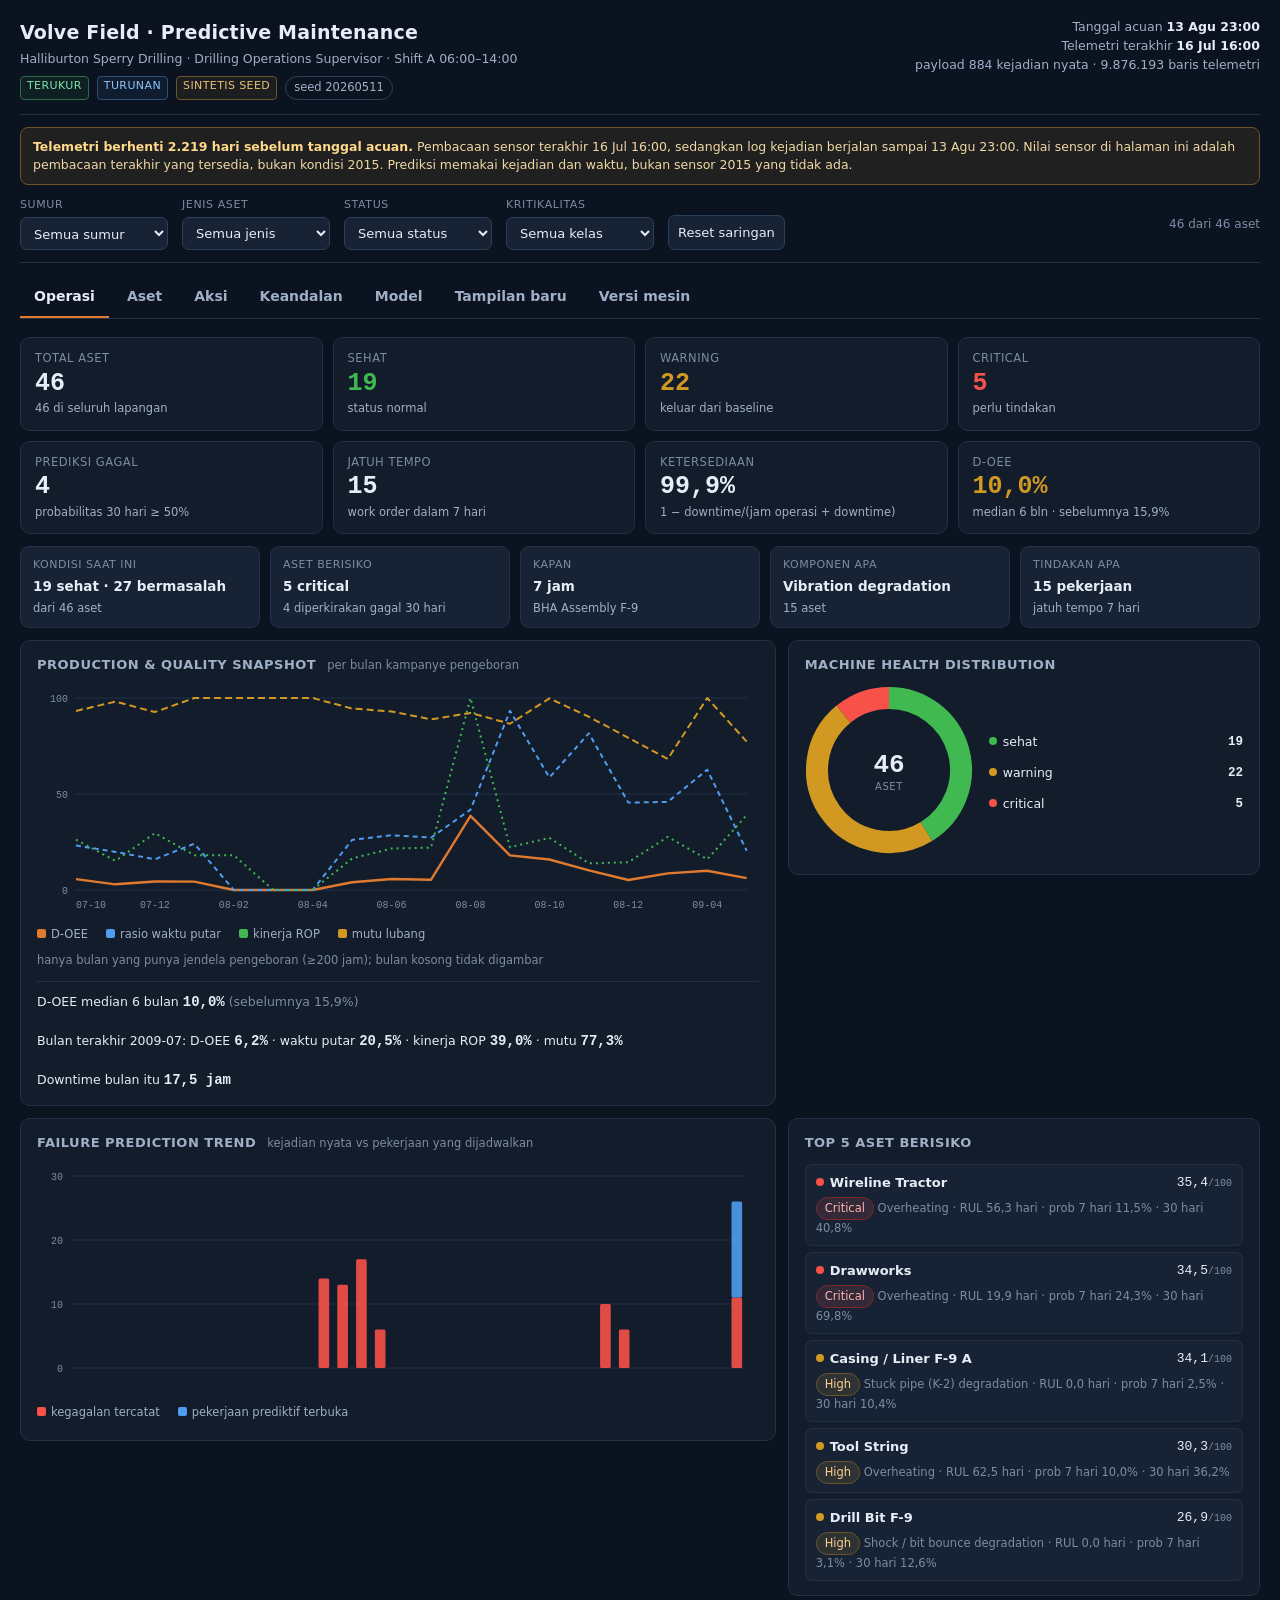
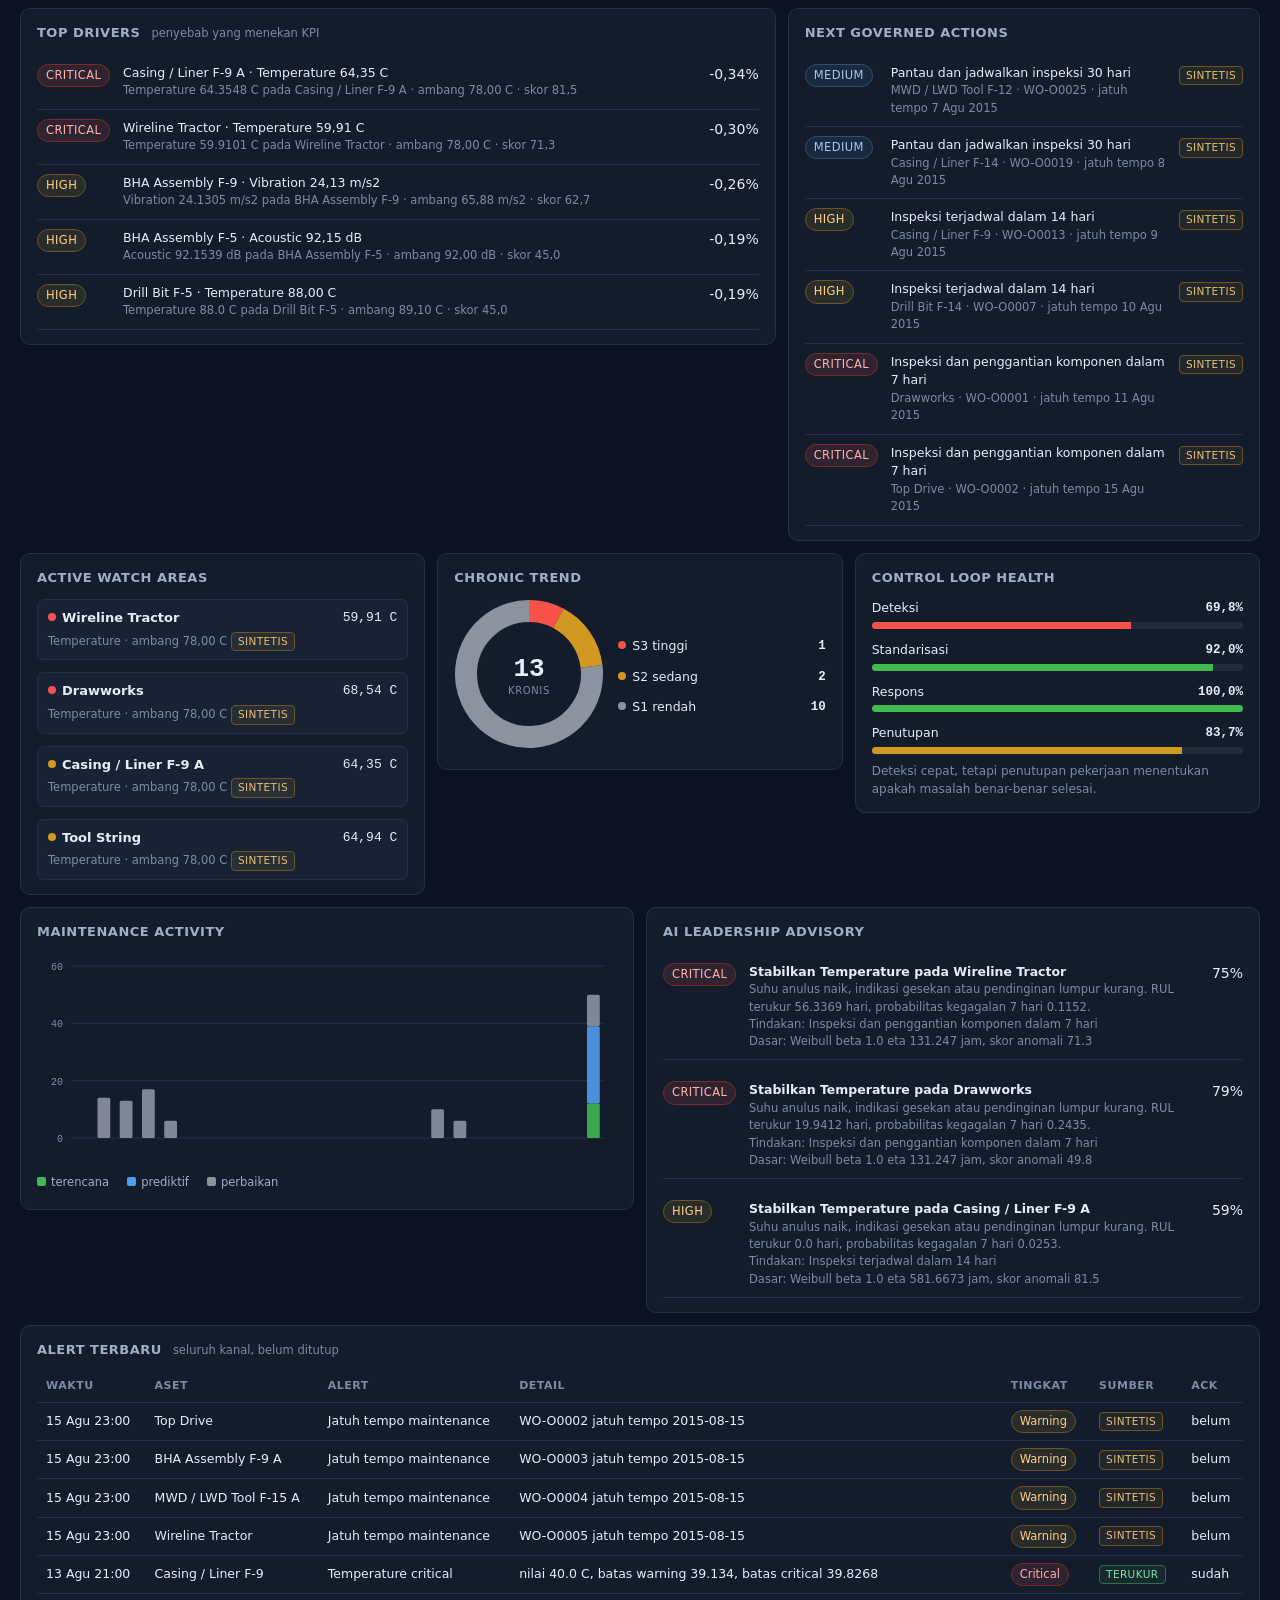
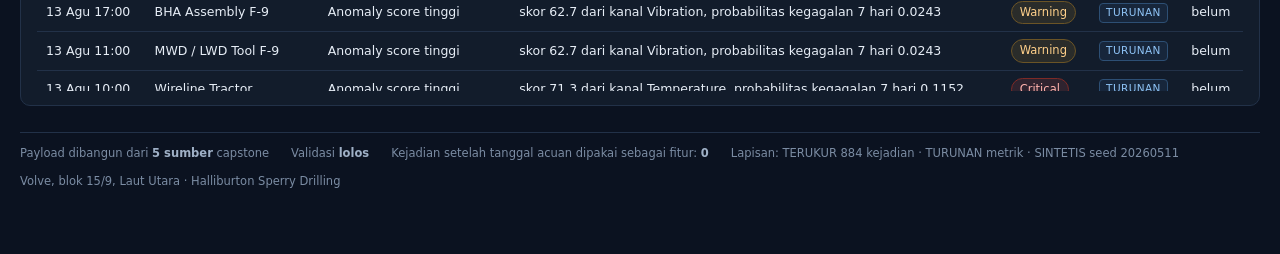
<file: index.html>
<!DOCTYPE html>
<html lang="id">
<head>
<meta charset="utf-8">
<meta name="viewport" content="width=device-width, initial-scale=1">
<title>Volve Field · Predictive Maintenance · Sperry Drilling</title>
<link rel="stylesheet" href="css/plant.css">
</head>
<body>
<div class="wrap">

  <header class="top">
    <div>
      <h1>Volve Field · Predictive Maintenance</h1>
      <div class="sub">Halliburton Sperry Drilling · Drilling Operations Supervisor · Shift A 06:00–14:00</div>
      <div class="layer-legend">
        <span class="src" data-s="TERUKUR">terukur</span>
        <span class="src" data-s="TURUNAN">turunan</span>
        <span class="src" data-s="SINTETIS">sintetis seed</span>
        <span class="chip grey" id="seed-chip">seed</span>
      </div>
    </div>
    <div class="top-right">
      <div>Tanggal acuan <b id="as-of">–</b></div>
      <div>Telemetri terakhir <b id="tel-last">–</b></div>
      <div id="built">–</div>
    </div>
  </header>

  <div id="stale" class="banner" hidden></div>

  <section class="filters" aria-label="Saringan data">
    <div class="field">
      <label for="f-well">Sumur</label>
      <select id="f-well"><option value="">Semua sumur</option></select>
    </div>
    <div class="field">
      <label for="f-type">Jenis aset</label>
      <select id="f-type"><option value="">Semua jenis</option></select>
    </div>
    <div class="field">
      <label for="f-status">Status</label>
      <select id="f-status">
        <option value="">Semua status</option>
        <option value="healthy">Healthy</option>
        <option value="warning">Warning</option>
        <option value="critical">Critical</option>
      </select>
    </div>
    <div class="field">
      <label for="f-crit">Kritikalitas</label>
      <select id="f-crit">
        <option value="">Semua kelas</option>
        <option value="A">A</option>
        <option value="B">B</option>
        <option value="C">C</option>
      </select>
    </div>
    <button id="f-reset" type="button">Reset saringan</button>
    <div class="filter-note" id="filter-count">–</div>
  </section>

  <nav class="tabs" role="tablist" aria-label="Halaman dashboard">
    <button class="tab" role="tab" id="tab-operasi" aria-controls="p-operasi" aria-selected="true">Operasi</button>
    <button class="tab" role="tab" id="tab-aset" aria-controls="p-aset" aria-selected="false">Aset</button>
    <button class="tab" role="tab" id="tab-aksi" aria-controls="p-aksi" aria-selected="false">Aksi</button>
    <button class="tab" role="tab" id="tab-keandalan" aria-controls="p-keandalan" aria-selected="false">Keandalan</button>
    <button class="tab" role="tab" id="tab-model" aria-controls="p-model" aria-selected="false">Model</button>
    <a class="tab" href="sperry.html" style="text-decoration:none" title="Versi kulit baru mengikuti DESIGN.md">Tampilan baru</a>
    <a class="tab" href="legacy_engines.html" style="text-decoration:none" title="Dashboard mesin versi lama">Versi mesin</a>
  </nav>

  <!-- ============ OPERASI ============ -->
  <section class="tabpanel" id="p-operasi" role="tabpanel" aria-labelledby="tab-operasi">
    <div class="kpis" id="kpis"></div>
    <div class="qstrip mt" id="qstrip"></div>

    <div class="grid g2 mt">
      <div class="card">
        <h2>Production &amp; Quality Snapshot <span class="hint">per bulan kampanye pengeboran</span></h2>
        <div class="chart" id="ch-oee"></div>
        <div class="legend">
          <span><i style="background:var(--accent)"></i>D-OEE</span>
          <span><i style="background:var(--series-2)"></i>rasio waktu putar</span>
          <span><i style="background:var(--ok)"></i>kinerja ROP</span>
          <span><i style="background:var(--warn)"></i>mutu lubang</span>
          <span style="color:var(--dim)">hanya bulan yang punya jendela pengeboran (≥200 jam); bulan kosong tidak digambar</span>
        </div>
        <div class="card-foot" id="oee-foot"></div>
      </div>
      <div class="card">
        <h2>Machine Health Distribution</h2>
        <div style="display:flex;gap:16px;align-items:center;flex-wrap:wrap">
          <div id="ch-health"></div>
          <div class="stack" style="flex:1;min-width:130px" id="health-list"></div>
        </div>
      </div>
    </div>

    <div class="grid g2 mt">
      <div class="card">
        <h2>Failure Prediction Trend <span class="hint">kejadian nyata vs pekerjaan yang dijadwalkan</span></h2>
        <div class="chart" id="ch-fail"></div>
        <div class="legend">
          <span><i style="background:var(--bad)"></i>kegagalan tercatat</span>
          <span><i style="background:var(--series-2)"></i>pekerjaan prediktif terbuka</span>
        </div>
      </div>
      <div class="card">
        <h2>Top 5 Aset Berisiko</h2>
        <div class="list" id="top5"></div>
      </div>
    </div>

    <div class="grid g2 mt">
      <div class="card">
        <h2>Top Drivers <span class="hint">penyebab yang menekan KPI</span></h2>
        <div id="drivers"></div>
      </div>
      <div class="card">
        <h2>Next Governed Actions</h2>
        <div id="governed"></div>
      </div>
    </div>

    <div class="grid g3 mt">
      <div class="card">
        <h2>Active Watch Areas</h2>
        <div class="stack" id="watch"></div>
      </div>
      <div class="card">
        <h2>Chronic Trend</h2>
        <div style="display:flex;gap:14px;align-items:center;flex-wrap:wrap">
          <div id="ch-chronic"></div>
          <div class="stack" style="flex:1;min-width:110px" id="chronic-legend"></div>
        </div>
      </div>
      <div class="card">
        <h2>Control Loop Health</h2>
        <div class="stack" id="control"></div>
        <p class="note">Deteksi cepat, tetapi penutupan pekerjaan menentukan apakah masalah benar-benar selesai.</p>
      </div>
    </div>

    <div class="grid g2e mt">
      <div class="card">
        <h2>Maintenance Activity</h2>
        <div class="chart" id="ch-activity"></div>
        <div class="legend">
          <span><i style="background:var(--ok)"></i>terencana</span>
          <span><i style="background:var(--series-2)"></i>prediktif</span>
          <span><i style="background:var(--info)"></i>perbaikan</span>
        </div>
      </div>
      <div class="card">
        <h2>AI Leadership Advisory</h2>
        <div class="stack" id="advisory"></div>
      </div>
    </div>

    <div class="card mt">
      <h2>Alert Terbaru <span class="hint">seluruh kanal, belum ditutup</span></h2>
      <div class="tbl-wrap" style="max-height:320px;overflow-y:auto"><table id="alert-tbl"></table></div>
    </div>
  </section>

  <!-- ============ ASET ============ -->
  <section class="tabpanel" id="p-aset" role="tabpanel" aria-labelledby="tab-aset" hidden>
    <div class="grid g2">
      <div class="card">
        <h2>Daftar Aset <span class="hint" id="aset-count"></span></h2>
        <div class="list" id="aset-list" style="max-height:640px"></div>
      </div>
      <div class="stack" id="aset-detail"></div>
    </div>

    <div class="card mt">
      <h2>Registri Aset <span class="hint">seluruh aset yang lolos saringan</span></h2>
      <div class="tbl-wrap"><table id="registry"></table></div>
    </div>

    <div class="grid g2e mt">
      <div class="card">
        <h2>Anomaly Heatmap <span class="hint">24 jam terakhir per aset</span></h2>
        <div class="chart" id="ch-heat"></div>
        <p class="note">Warna gelap berarti simpangan kecil terhadap baseline; merah berarti kanal keluar dari zona normal.</p>
      </div>
      <div class="card">
        <h2>Failure Mode <span class="hint">prediksi vs kejadian nyata</span></h2>
        <div id="fm-pred"></div>
        <div class="mt" id="fm-real"></div>
      </div>
    </div>
  </section>

  <!-- ============ AKSI ============ -->
  <section class="tabpanel" id="p-aksi" role="tabpanel" aria-labelledby="tab-aksi" hidden>
    <div class="kpis" id="aksi-kpis"></div>

    <div class="grid g2 mt">
      <div class="card">
        <h2>Work Order <span class="hint">terbuka dan selesai · geser ke samping untuk kolom lain</span></h2>
        <div class="tbl-wrap" style="max-height:520px;overflow:auto"><table id="wo-tbl"></table></div>
      </div>
      <div class="stack">
        <div class="card">
          <h2>Rekomendasi Tindakan</h2>
          <div class="stack" id="rekom"></div>
        </div>
        <div class="card">
          <h2>Kebutuhan Suku Cadang</h2>
          <div class="tbl-wrap"><table id="spare-tbl"></table></div>
        </div>
        <div class="card">
          <h2>Biaya per Aset <span class="hint">work order + downtime</span></h2>
          <div class="tbl-wrap" style="max-height:300px;overflow-y:auto"><table id="costasset-tbl"></table></div>
        </div>
      </div>
    </div>

    <div class="grid g2e mt">
      <div class="card">
        <h2>Riwayat Maintenance <span class="hint">terbaru lebih dulu</span></h2>
        <div class="tbl-wrap" style="max-height:420px;overflow-y:auto"><table id="hist-tbl"></table></div>
      </div>
      <div class="card">
        <h2>Biaya Maintenance <span class="hint">per bulan</span></h2>
        <div class="chart" id="ch-cost"></div>
        <div class="legend">
          <span><i style="background:var(--series-2)"></i>biaya work order</span>
          <span><i style="background:var(--bad)"></i>biaya downtime</span>
        </div>
        <div class="card-foot" id="cost-foot"></div>
      </div>
    </div>
  </section>

  <!-- ============ KEANDALAN ============ -->
  <section class="tabpanel" id="p-keandalan" role="tabpanel" aria-labelledby="tab-keandalan" hidden>
    <div class="kpis" id="rel-kpis"></div>

    <div class="grid g2e mt">
      <div class="card">
        <h2>Keandalan per Komponen</h2>
        <div class="tbl-wrap"><table id="rel-tbl"></table></div>
        <p class="note">MTBF dihitung dari jam operasi tercatat dibagi jumlah kegagalan komponen itu.</p>
      </div>
      <div class="card">
        <h2>Diagnosis <span class="hint">gejala, sebab, dan tindakan</span></h2>
        <div class="tbl-wrap" style="max-height:460px;overflow-y:auto"><table id="diag-tbl"></table></div>
      </div>
    </div>

    <div class="grid g2e mt">
      <div class="card">
        <h2>Chronic <span class="hint">≥3 kegagalan pada sumur dan komponen yang sama</span></h2>
        <div class="tbl-wrap"><table id="chronic-tbl"></table></div>
      </div>
      <div class="card">
        <h2>Penyimpangan SPC <span class="hint">aturan Western Electric 1</span></h2>
        <div class="tbl-wrap" style="max-height:360px;overflow-y:auto"><table id="spc-tbl"></table></div>
      </div>
    </div>

    <div class="card mt">
      <h2>Riwayat Kegagalan <span class="hint">kejadian nyata dari log operasi</span></h2>
      <div class="tbl-wrap" style="max-height:420px;overflow-y:auto"><table id="event-tbl"></table></div>
    </div>
  </section>

  <!-- ============ MODEL ============ -->
  <section class="tabpanel" id="p-model" role="tabpanel" aria-labelledby="tab-model" hidden>
    <div class="card">
      <h2>Model Capstone <span class="hint">hasil apa adanya, tanpa menaikkan tier</span></h2>
      <p class="note" id="model-note">Memuat…</p>
    </div>
    <div class="kpis mt" id="model-kpis"></div>
    <div class="grid g2 mt">
      <div class="card">
        <h2>Ringkasan Model</h2>
        <div class="chart" id="ch-pr"></div>
        <div class="tbl-wrap mt"><table id="model-tbl"></table></div>
      </div>
      <div class="card">
        <h2>Per Sumur</h2>
        <div class="list" id="model-wells" style="max-height:420px"></div>
      </div>
    </div>
    <div class="card mt">
      <h2>Per Engine</h2>
      <div class="list" id="model-engines" style="max-height:460px"></div>
    </div>
  </section>

  <footer class="sys" id="sys"></footer>
</div>

<script src="data/plant.js"></script>
<script src="data/pm_full.js"></script>
<script src="js/plantcharts.js"></script>
<script src="js/plant.js"></script>
</body>
</html>
</file>
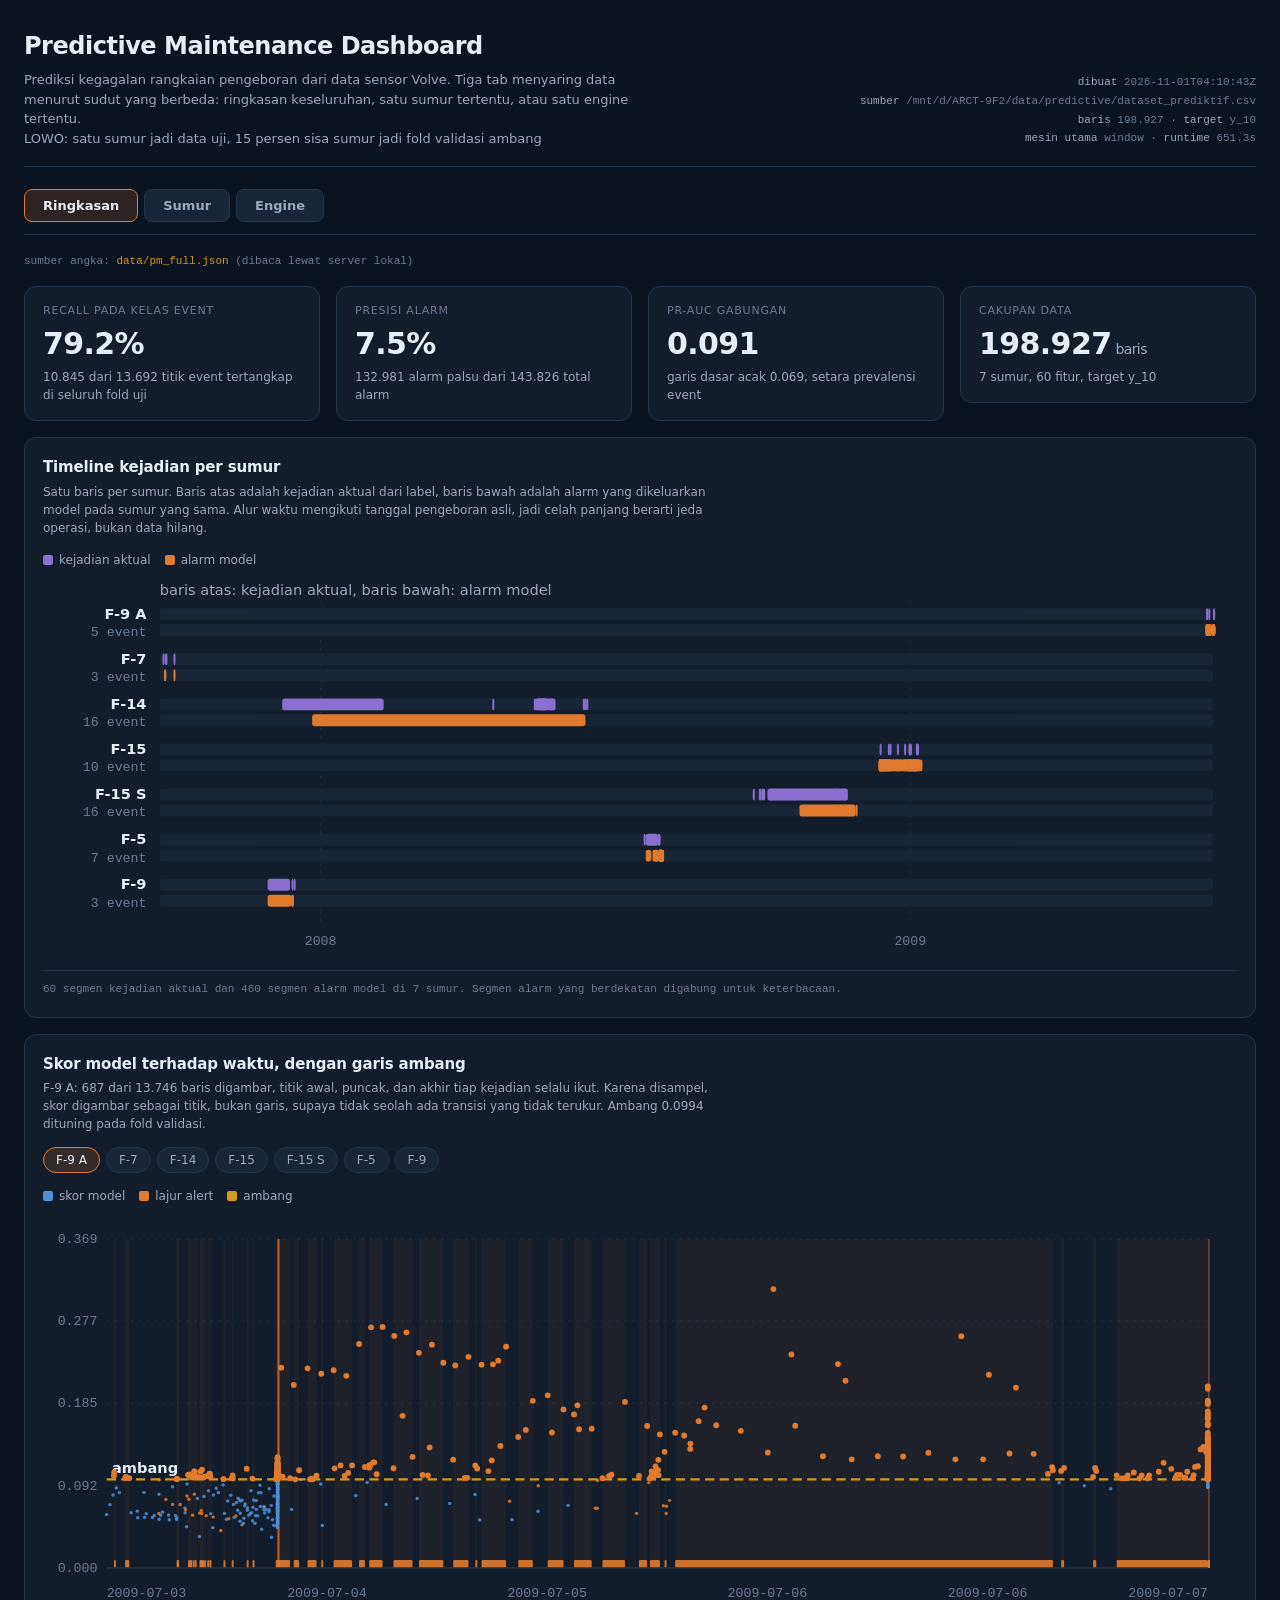
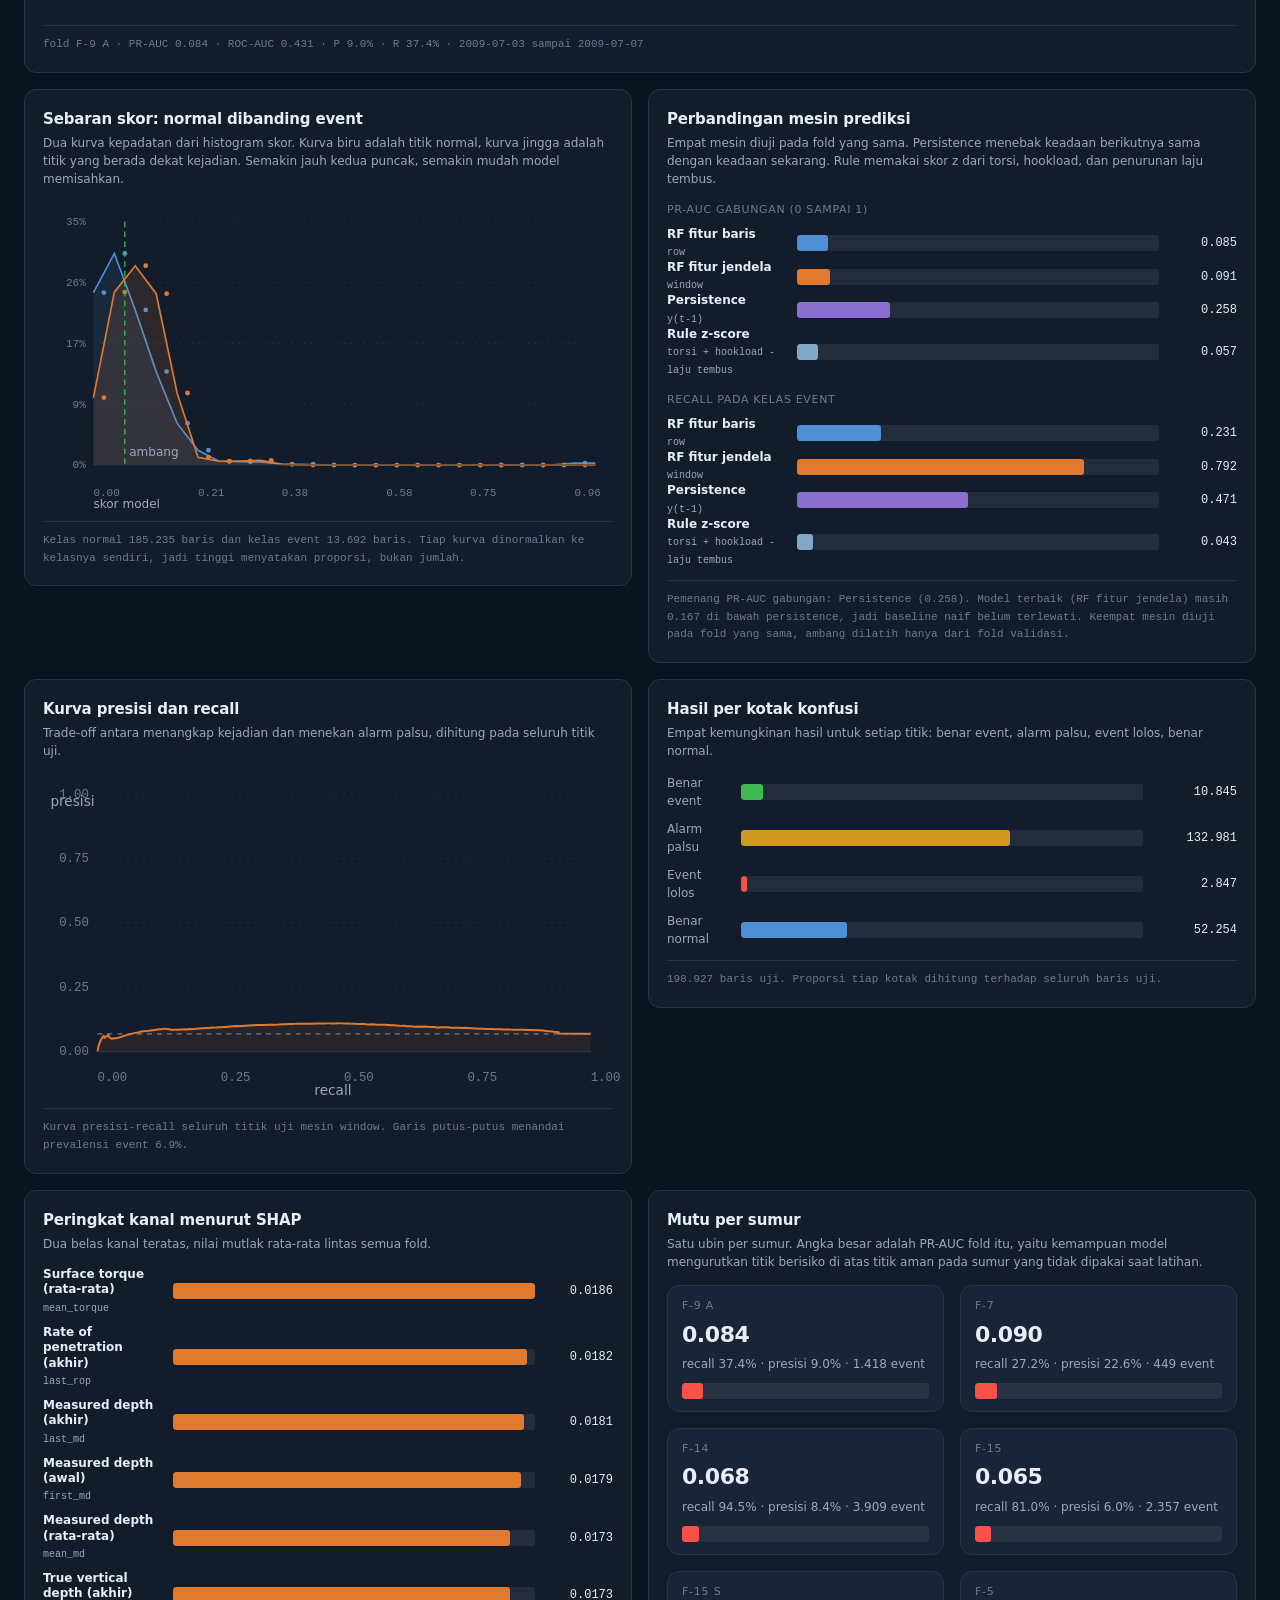
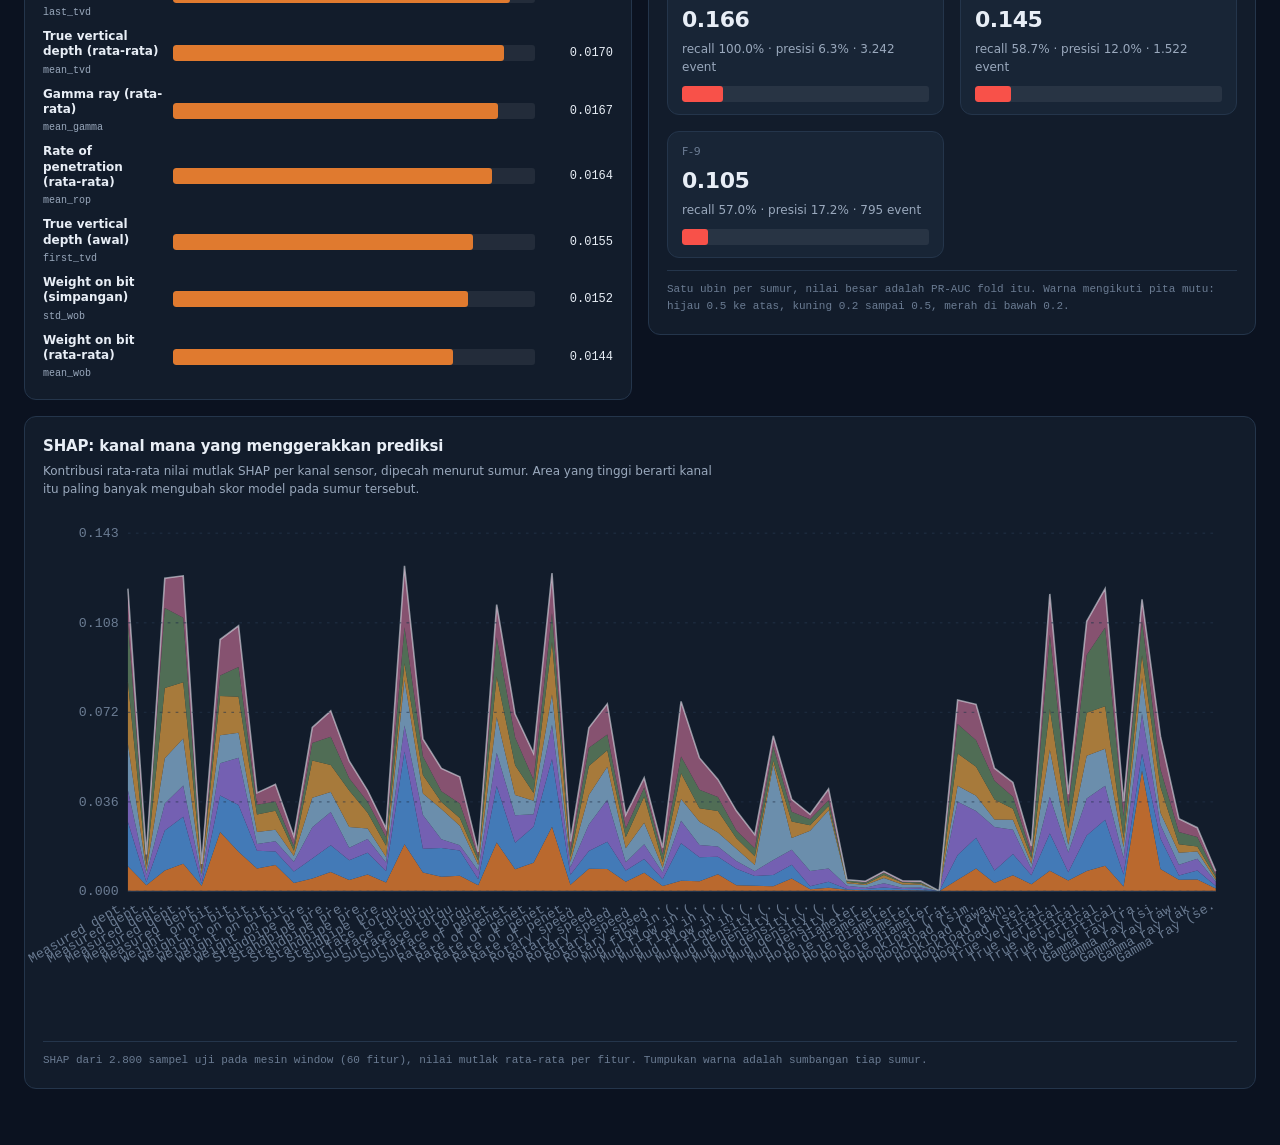
<file: legacy_engines.html>
<!DOCTYPE html>
<html lang="id">
<head>
<meta charset="utf-8">
<meta name="viewport" content="width=device-width, initial-scale=1">
<title>Predictive Maintenance - Volve BHA Failure</title>
<link rel="stylesheet" href="css/app.css">
</head>
<body>
<div class="shell">

  <header class="head">
    <div>
      <h1>Predictive Maintenance Dashboard</h1>
      <p class="sub">
        Prediksi kegagalan rangkaian pengeboran dari data sensor Volve. Tiga tab menyaring data menurut
        sudut yang berbeda: ringkasan keseluruhan, satu sumur tertentu, atau satu engine tertentu.
      </p>
      <p class="sub" id="proto"></p>
    </div>
    <div class="prov" id="prov"></div>
  </header>

  <nav class="tabs" role="tablist" aria-label="Saringan data">
    <button class="tab" id="tabbtn-overview" role="tab" aria-selected="true" aria-controls="tab-overview"
            data-tab="overview" type="button">Ringkasan</button>
    <button class="tab" id="tabbtn-wells" role="tab" aria-selected="false" aria-controls="tab-wells"
            data-tab="wells" type="button">Sumur</button>
    <button class="tab" id="tabbtn-engines" role="tab" aria-selected="false" aria-controls="tab-engines"
            data-tab="engines" type="button">Engine</button>
  </nav>

  <div id="boot">
    <p class="src-note" id="src-note">memuat data...</p>
    <div class="panel" id="err">
      <h3>Data tidak termuat</h3>
      <p>Permintaan ke <code>data/pm_full.json</code> gagal: <code id="err-msg"></code></p>
      <p>Jalankan server lokal (<code>python3 serve.py</code>) atau pastikan cadangan
        <code>data/pm_full.js</code> ikut dimuat.</p>
      <button class="retry" id="retry" type="button">Coba lagi</button>
    </div>
  </div>

  <!-- ===================== TAB: RINGKASAN ===================== -->
  <div class="tabpanel" id="tab-overview" role="tabpanel" aria-labelledby="tabbtn-overview">
    <section class="kpis" id="kpis"></section>

    <div class="grid">
      <section class="card wide">
        <h2>Timeline kejadian per sumur</h2>
        <p class="c-note">
          Satu baris per sumur. Baris atas adalah kejadian aktual dari label, baris bawah adalah alarm
          yang dikeluarkan model pada sumur yang sama. Alur waktu mengikuti tanggal pengeboran asli,
          jadi celah panjang berarti jeda operasi, bukan data hilang.
        </p>
        <div class="legend">
          <span><i style="background:var(--series-3)"></i>kejadian aktual</span>
          <span><i style="background:var(--accent)"></i>alarm model</span>
        </div>
        <div class="chart" id="timeline-host"></div>
        <div class="c-foot" id="timeline-foot"></div>
      </section>

      <section class="card wide">
        <h2>Skor model terhadap waktu, dengan garis ambang</h2>
        <p class="c-note" id="line-note"></p>
        <div class="chips" id="well-chips"></div>
        <div class="legend">
          <span><i style="background:var(--series-2)"></i>skor model</span>
          <span><i style="background:var(--accent)"></i>lajur alert</span>
          <span><i style="background:var(--warn)"></i>ambang</span>
        </div>
        <div class="chart" id="line-host"></div>
        <div class="c-foot" id="line-foot"></div>
      </section>

      <section class="card">
        <h2>Sebaran skor: normal dibanding event</h2>
        <p class="c-note">
          Dua kurva kepadatan dari histogram skor. Kurva biru adalah titik normal, kurva jingga adalah
          titik yang berada dekat kejadian. Semakin jauh kedua puncak, semakin mudah model memisahkan.
        </p>
        <div class="chart" id="hist-host"></div>
        <div class="c-foot" id="hist-foot"></div>
      </section>

      <section class="card">
        <h2>Perbandingan mesin prediksi</h2>
        <p class="c-note">
          Empat mesin diuji pada fold yang sama. Persistence menebak keadaan berikutnya sama dengan
          keadaan sekarang. Rule memakai skor z dari torsi, hookload, dan penurunan laju tembus.
        </p>
        <div id="engine-bars"></div>
        <div class="c-foot" id="engine-foot"></div>
      </section>

      <section class="card">
        <h2>Kurva presisi dan recall</h2>
        <p class="c-note">
          Trade-off antara menangkap kejadian dan menekan alarm palsu, dihitung pada seluruh titik uji.
        </p>
        <div class="chart" id="pr-host"></div>
        <div class="c-foot" id="pr-foot"></div>
      </section>

      <section class="card">
        <h2>Hasil per kotak konfusi</h2>
        <p class="c-note">
          Empat kemungkinan hasil untuk setiap titik: benar event, alarm palsu, event lolos, benar normal.
        </p>
        <div class="confusion" id="confusion"></div>
        <div class="c-foot" id="confusion-foot"></div>
      </section>

      <section class="card">
        <h2>Peringkat kanal menurut SHAP</h2>
        <p class="c-note">Dua belas kanal teratas, nilai mutlak rata-rata lintas semua fold.</p>
        <div class="bars" id="shap-bars"></div>
      </section>

      <section class="card">
        <h2>Mutu per sumur</h2>
        <p class="c-note">
          Satu ubin per sumur. Angka besar adalah PR-AUC fold itu, yaitu kemampuan model mengurutkan
          titik berisiko di atas titik aman pada sumur yang tidak dipakai saat latihan.
        </p>
        <div class="kpis" id="fold-tiles"></div>
        <div class="c-foot" id="fold-foot"></div>
      </section>

      <section class="card wide">
        <h2>SHAP: kanal mana yang menggerakkan prediksi</h2>
        <p class="c-note">
          Kontribusi rata-rata nilai mutlak SHAP per kanal sensor, dipecah menurut sumur. Area yang
          tinggi berarti kanal itu paling banyak mengubah skor model pada sumur tersebut.
        </p>
        <div class="chart" id="shap-host"></div>
        <div class="c-foot" id="shap-foot"></div>
      </section>
    </div>
  </div>

  <!-- ===================== TAB: SUMUR ===================== -->
  <div class="tabpanel" id="tab-wells" role="tabpanel" aria-labelledby="tabbtn-wells" hidden>
    <div class="split">
      <section class="card list-card">
        <h2>Pilih sumur</h2>
        <p class="c-note">
          Sembilan sumur yang pernah menjadi data uji pada salah satu engine. Klik satu sumur untuk
          melihat hasil seluruh engine di sumur itu.
        </p>
        <div class="tile-list" id="well-list"></div>
        <div class="c-foot" id="well-list-foot"></div>
      </section>
      <div class="detail-col" id="well-detail">
        <section class="card">
          <p class="c-note empty-state">Belum ada sumur dipilih. Pilih satu dari daftar di kiri.</p>
        </section>
      </div>
    </div>
  </div>

  <!-- ===================== TAB: ENGINE ===================== -->
  <div class="tabpanel" id="tab-engines" role="tabpanel" aria-labelledby="tabbtn-engines" hidden>
    <div class="split">
      <section class="card list-card">
        <h2>Pilih engine</h2>
        <p class="c-note">
          Sepuluh engine dari run capstone. Klik satu engine untuk melihat hasilnya di tiap sumur
          beserta daftar head dan tingkat kepercayaannya.
        </p>
        <div class="tile-list" id="engine-list"></div>
        <div class="c-foot" id="engine-list-foot"></div>
      </section>
      <div class="detail-col" id="engine-detail">
        <section class="card">
          <p class="c-note empty-state">Belum ada engine dipilih. Pilih satu dari daftar di kiri.</p>
        </section>
      </div>
    </div>
  </div>

</div>

<div id="tip-pop" role="tooltip" aria-hidden="true"></div>

<script src="js/charts.js"></script>
<script src="data/pm_full.js"></script>
<script src="data/pm_data.js"></script>
<script src="js/app.js"></script>
</body>
</html>
</file>
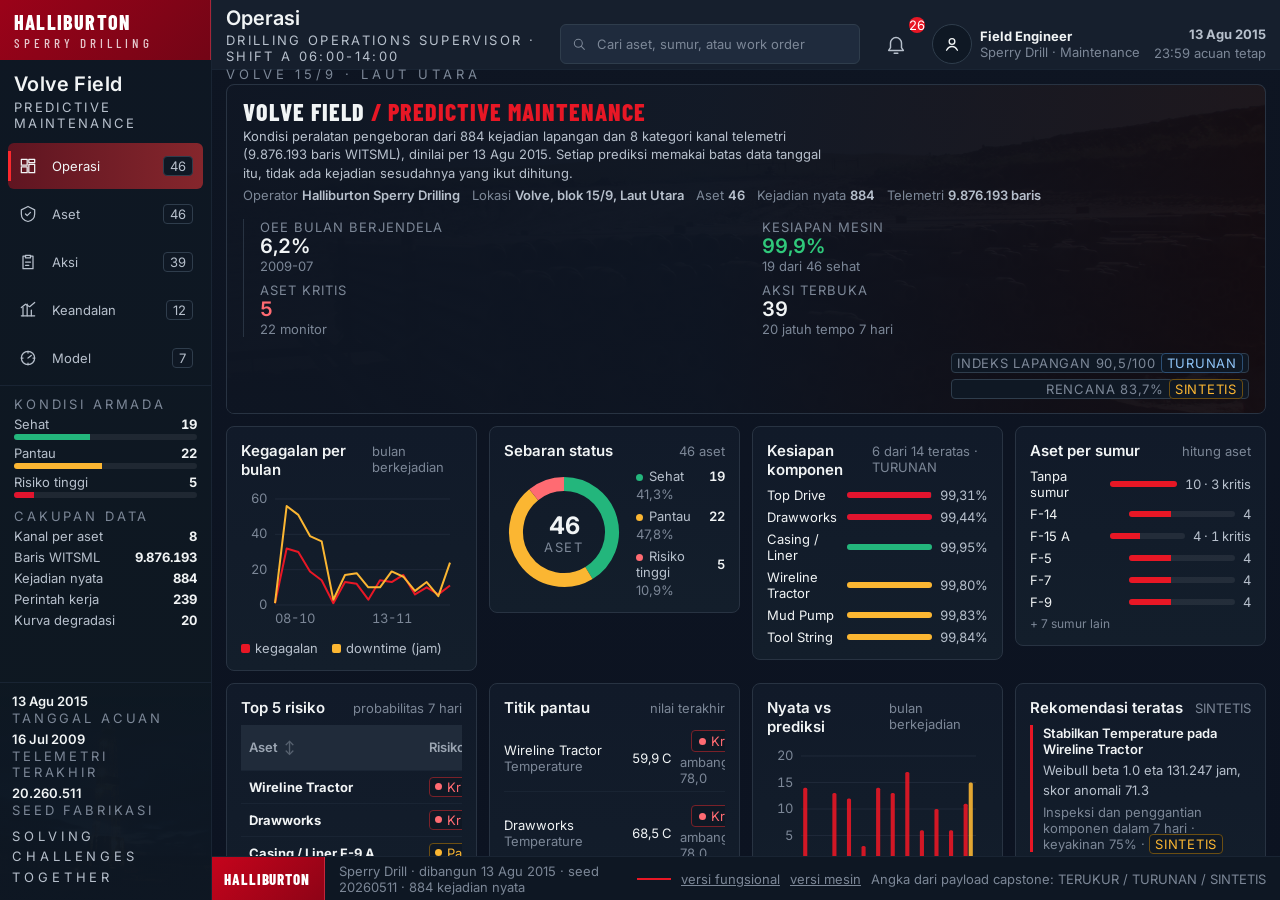
<file: sperry.html>
<!DOCTYPE html>
<html lang="id">
<head>
<meta charset="utf-8">
<meta name="viewport" content="width=device-width, initial-scale=1">
<title>Sperry Drill Predictive Maintenance · Volve Field</title>
<link rel="preconnect" href="https://fonts.googleapis.com">
<link href="https://fonts.googleapis.com/css2?family=Barlow+Condensed:wght@500;600;800&family=Inter:wght@400;500;600&display=swap" rel="stylesheet">
<link rel="stylesheet" href="css/sperry.css?v=78">
</head>
<body>
<div class="shell">

  <aside class="sidebar">
    <div class="brand-block">
      <div class="wordmark">HALLIBURTON<small>SPERRY DRILLING</small></div>
    </div>

    <div class="side-head">
      <h1>Volve Field</h1>
      <div class="kicker">Predictive Maintenance</div>
    </div>

    <nav class="side-nav" aria-label="Area kerja">
      <button class="nav-item" type="button" data-view="operasi" aria-current="page">
        <svg viewBox="0 0 24 24" fill="none" stroke="currentColor" stroke-width="1.5" stroke-linecap="round" stroke-linejoin="round" aria-hidden="true"><path d="M4 4h7v7H4z"/><path d="M13 4h7v4h-7z"/><path d="M13 10h7v10h-7z"/><path d="M4 13h7v7H4z"/></svg>
        <span class="lbl">Operasi</span>
        <span class="count" data-count="operasi"></span>
      </button>
      <button class="nav-item" type="button" data-view="aset">
        <svg viewBox="0 0 24 24" fill="none" stroke="currentColor" stroke-width="1.5" stroke-linecap="round" stroke-linejoin="round" aria-hidden="true"><path d="M12 3l8 4v5c0 5-3.4 8-8 9-4.6-1-8-4-8-9V7z"/><path d="M9 12l2 2 4-4"/></svg>
        <span class="lbl">Aset</span>
        <span class="count" data-count="aset"></span>
      </button>
      <button class="nav-item" type="button" data-view="aksi">
        <svg viewBox="0 0 24 24" fill="none" stroke="currentColor" stroke-width="1.5" stroke-linecap="round" stroke-linejoin="round" aria-hidden="true"><path d="M9 4h6v3H9z"/><path d="M15 5h3v15H6V5h3"/><path d="M9 12h6"/><path d="M9 16h4"/></svg>
        <span class="lbl">Aksi</span>
        <span class="count" data-count="aksi"></span>
      </button>
      <button class="nav-item" type="button" data-view="keandalan">
        <svg viewBox="0 0 24 24" fill="none" stroke="currentColor" stroke-width="1.5" stroke-linecap="round" stroke-linejoin="round" aria-hidden="true"><path d="M4 19h16"/><path d="M6 19V9"/><path d="M11 19V5"/><path d="M16 19v-7"/><path d="M4 9l5-4 5 3 6-5"/></svg>
        <span class="lbl">Keandalan</span>
        <span class="count" data-count="keandalan"></span>
      </button>
      <button class="nav-item" type="button" data-view="model">
        <svg viewBox="0 0 24 24" fill="none" stroke="currentColor" stroke-width="1.5" stroke-linecap="round" stroke-linejoin="round" aria-hidden="true"><circle cx="12" cy="12" r="8"/><path d="M12 12l4-3"/><path d="M12 4v2"/><path d="M20 12h-2"/><path d="M12 20v-2"/><path d="M4 12h2"/></svg>
        <span class="lbl">Model</span>
        <span class="count" data-count="model"></span>
      </button>
    </nav>

    <div class="side-panel">
      <div class="sp-title">Kondisi armada</div>
      <div id="side-health" class="sp-body"></div>
      <div class="sp-title" style="margin-top:10px">Cakupan data</div>
      <div id="side-cover" class="sp-body"></div>
    </div>

    <div class="side-foot">
      <!-- Foto rig asli dari assets/rig-night.jpg, dipakai apa adanya (byte identik, tanpa crop
           atau recolor di berkas). Ilustrasi garis lama dibuang karena itu gambar buatan tangan
           yang menyamar sebagai aset raster yang diminta DESIGN.md. -->
      <img class="derrick" src="assets/rig-night.jpg" alt="" aria-hidden="true"
           width="1280" height="1707" decoding="async">
      <span class="derrick-scrim" aria-hidden="true"></span>
      <div class="side-facts">
        <div class="side-fact"><b id="sf-asof">memuat</b><span>Tanggal acuan</span></div>
        <div class="side-fact"><b id="sf-tel">memuat</b><span>Telemetri terakhir</span></div>
        <div class="side-fact"><b id="sf-seed">memuat</b><span>Seed fabrikasi</span></div>
      </div>
      <div class="tagline">Solving Challenges Together</div>
    </div>
  </aside>

  <header class="topbar">
    <div class="tb-title">
      <h2 id="tb-heading">Operasi</h2>
      <span class="tb-sub" id="tb-sub">Drilling Operations Supervisor · Shift A 06:00-14:00</span>
      <span class="tb-mini" id="tb-mini">Volve 15/9 · Laut Utara</span>
    </div>
    <div class="tb-right">
      <div class="tb-search">
        <svg viewBox="0 0 24 24" fill="none" stroke="currentColor" stroke-width="1.6" stroke-linecap="round" aria-hidden="true"><circle cx="11" cy="11" r="6"/><path d="M15.5 15.5L20 20"/></svg>
        <label for="q-search" class="sr-only" hidden>Cari aset</label>
        <input id="q-search" type="search" placeholder="Cari aset, sumur, atau work order" autocomplete="off">
      </div>
      <button class="tb-bell" type="button" id="bell" aria-label="Buka tab Aksi berisi alert">
        <svg viewBox="0 0 24 24" fill="none" stroke="currentColor" stroke-width="1.6" stroke-linecap="round" stroke-linejoin="round" aria-hidden="true"><path d="M18 16V11a6 6 0 10-12 0v5l-2 3h16z"/><path d="M10 22h4"/></svg>
        <span class="badge" id="bell-count">0</span>
      </button>
      <div class="tb-user">
        <span class="avatar" aria-hidden="true"><svg viewBox="0 0 24 24" fill="none" stroke="currentColor" stroke-width="1.6" stroke-linecap="round"><circle cx="12" cy="9" r="3.4"/><path d="M5.5 19.5c1.6-3 4-4.5 6.5-4.5s4.9 1.5 6.5 4.5"/></svg></span>
        <span class="who"><b>Field Engineer</b><span>Sperry Drill · Maintenance</span></span>
      </div>
      <div class="tb-clock"><b id="clk-date">memuat</b><span id="clk-time">memuat</span></div>
    </div>
  </header>

  <main class="main" id="main">
    <section class="view v-operasi" id="v-operasi" aria-label="Operasi"></section>
    <section class="view v-aset" id="v-aset" aria-label="Aset" hidden></section>
    <section class="view v-aksi" id="v-aksi" aria-label="Aksi" hidden></section>
    <section class="view v-keandalan" id="v-keandalan" aria-label="Keandalan" hidden></section>
    <section class="view v-model" id="v-model" aria-label="Model" hidden></section>
  </main>

  <footer class="footer">
    <span class="fbrand">HALLIBURTON</span>
    <span class="fver" id="foot-left">Sperry Drill · Predictive Maintenance Dashboard</span>
    <span class="fright" id="foot-right">
      <a href="index.html" style="color:inherit">versi fungsional</a>
      <a href="legacy_engines.html" style="color:inherit">versi mesin</a>
      <span>Angka dari payload capstone: TERUKUR / TURUNAN / SINTETIS</span>
    </span>
  </footer>
</div>

<script src="data/plant.js"></script>
<script src="data/pm_full.js"></script>
<script src="js/plantcharts.js?v=78"></script>
<script src="js/sperry.js?v=78"></script>
</body>
</html>
</file>
<file: css/plant.css>
/* plant.css: tata letak dashboard lapangan Volve.
   Token warna sama dengan app.css supaya dua halaman tidak terlihat beda produk.
   Tidak ada animasi masuk: halaman ini dibaca sambil orang berdiri di rig floor. */

:root {
  --bg: #0b1220;
  --surface: #121c2b;
  --surface-2: #172335;
  --line: #223148;
  --line-2: #2d4059;
  --text: #e6edf6;
  --muted: #9fb0c6;
  --dim: #7b8ca3;
  --accent: #e07a2f;
  --series-2: #4f9cf0;
  --ok: #3fb950;
  --warn: #d29922;
  --bad: #f85149;
  --info: #8b949e;
  --radius: 10px;
  --mono: ui-monospace, "JetBrains Mono", "Cascadia Mono", Consolas, monospace;
}

* { box-sizing: border-box; }

body {
  margin: 0;
  background: var(--bg);
  color: var(--text);
  font: 14px/1.5 "Inter", "Segoe UI", system-ui, sans-serif;
  -webkit-font-smoothing: antialiased;
}

a { color: var(--series-2); }

.wrap { max-width: 1500px; margin: 0 auto; padding: 18px 20px 64px; }

/* ---------- kepala ---------- */
.top {
  display: flex; flex-wrap: wrap; gap: 14px 24px;
  align-items: flex-start; justify-content: space-between;
  padding-bottom: 14px; border-bottom: 1px solid var(--line);
}
.top h1 { margin: 0; font-size: 19px; letter-spacing: 0.2px; font-weight: 650; }
.top .sub { color: var(--muted); font-size: 12.5px; margin-top: 3px; }
.top-right { text-align: right; font-size: 12.5px; color: var(--muted); }
.top-right b { color: var(--text); font-weight: 600; }

.layer-legend { display: flex; gap: 8px; flex-wrap: wrap; margin-top: 8px; }
.layer-legend .src { font-size: 11px; }

/* ---------- saringan ---------- */
.filters {
  display: flex; flex-wrap: wrap; gap: 10px 14px; align-items: flex-end;
  padding: 12px 0; border-bottom: 1px solid var(--line);
  position: sticky; top: 0; z-index: 5; background: var(--bg);
}

.banner {
  margin: 12px 0 0; padding: 10px 12px; border-radius: 8px;
  border: 1px solid #6b5426; background: rgba(210, 153, 34, 0.1);
  color: #f0d8a4; font-size: 12.5px; line-height: 1.45;
}
.banner b { color: #ffd98a; }
.field { display: flex; flex-direction: column; gap: 4px; min-width: 148px; }
.field label { font-size: 11px; text-transform: uppercase; letter-spacing: 0.6px; color: var(--dim); }
select, button {
  background: var(--surface-2); color: var(--text); border: 1px solid var(--line-2);
  border-radius: 7px; padding: 7px 9px; font: inherit; font-size: 13px;
}
select:focus-visible, button:focus-visible, .tab:focus-visible {
  outline: 2px solid var(--accent); outline-offset: 1px;
}
button { cursor: pointer; }
button:hover { border-color: var(--accent); }
.filter-note { font-size: 12px; color: var(--dim); margin-left: auto; align-self: center; }

/* ---------- tab ---------- */
.tabs { display: flex; gap: 4px; margin: 14px 0 18px; border-bottom: 1px solid var(--line); flex-wrap: wrap; }
.tab {
  background: none; border: none; border-bottom: 2px solid transparent;
  color: var(--muted); padding: 9px 14px; font-size: 14px; font-weight: 550; border-radius: 0;
}
.tab[aria-selected="true"] { color: var(--text); border-bottom-color: var(--accent); }
.tab:hover { color: var(--text); }
.tabpanel[hidden] { display: none; }

/* ---------- kartu ---------- */
.card {
  background: var(--surface); border: 1px solid var(--line);
  border-radius: var(--radius); padding: 14px 16px;
}
.card > h2, .card > h3 {
  margin: 0 0 12px; font-size: 13px; font-weight: 600;
  letter-spacing: 0.5px; text-transform: uppercase; color: var(--muted);
}
.card h2 .hint, .card h3 .hint {
  text-transform: none; letter-spacing: 0; font-weight: 400;
  color: var(--dim); font-size: 11.5px; margin-left: 6px;
}
.card-foot {
  display: flex; flex-wrap: wrap; gap: 18px; margin-top: 12px;
  padding-top: 10px; border-top: 1px solid var(--line); font-size: 12.5px;
}
.card-foot b { font-family: var(--mono); font-size: 14px; }

/* ---------- KPI ---------- */
.kpis { display: grid; grid-template-columns: repeat(4, minmax(0, 1fr)); gap: 10px; }
.kpi {
  background: var(--surface); border: 1px solid var(--line); border-radius: var(--radius);
  padding: 12px 14px; display: flex; flex-direction: column; gap: 2px;
}
.kpi .lab { font-size: 11.5px; color: var(--dim); text-transform: uppercase; letter-spacing: 0.5px; }
.kpi .val { font-family: var(--mono); font-size: 25px; font-weight: 600; line-height: 1.15; }
.kpi .val small { font-size: 14px; color: var(--muted); font-weight: 500; }
.kpi .sub { font-size: 11.5px; color: var(--muted); }
.kpi.ok .val { color: var(--ok); }
.kpi.warn .val { color: var(--warn); }
.kpi.bad .val { color: var(--bad); }

/* ---------- lima pertanyaan ---------- */
.qstrip { display: grid; grid-template-columns: repeat(5, minmax(0, 1fr)); gap: 10px; }
.qstrip > * { min-width: 0; }
.q {
  text-align: left; background: var(--surface-2); border: 1px solid var(--line);
  border-radius: 9px; padding: 10px 12px; color: inherit; font: inherit; cursor: pointer;
  display: flex; flex-direction: column; gap: 3px;
}
.q:hover { border-color: var(--accent); }
.q .q1 { font-size: 11px; text-transform: uppercase; letter-spacing: 0.5px; color: var(--dim); }
.q .q2 { font-size: 13.5px; font-weight: 600; }
.q .q3 { font-size: 11.5px; color: var(--muted); }

/* ---------- grid ---------- */
/* tanpa min-width:0 anak grid menolak menyusut dan tabel lebar mendorong kartu keluar layar */
.grid { display: grid; gap: 12px; }
.grid > *, .stack > *, .kpis > * { min-width: 0; }
.g2, .g2e, .g3, .g4 { align-items: start; }
.g2 { grid-template-columns: 1.6fr 1fr; }
.g2e { grid-template-columns: 1fr 1fr; }
.g3 { grid-template-columns: repeat(3, minmax(0, 1fr)); }
.g4 { grid-template-columns: repeat(4, minmax(0, 1fr)); }
.stack { display: grid; gap: 12px; }
.mt { margin-top: 12px; }

/* ---------- badge sumber angka ---------- */
.src {
  display: inline-block; font-size: 10.5px; letter-spacing: 0.4px;
  padding: 1px 6px; border-radius: 4px; border: 1px solid var(--line-2);
  color: var(--muted); text-transform: uppercase; white-space: nowrap;
}
.src[data-s="TERUKUR"] { color: #7ee2a8; border-color: #2f6b45; background: rgba(63, 185, 80, 0.08); }
.src[data-s="TURUNAN"] { color: #8fc4f7; border-color: #2d4f74; background: rgba(79, 156, 240, 0.08); }
.src[data-s="SINTETIS"] { color: #e8bf74; border-color: #6b5426; background: rgba(210, 153, 34, 0.09); }
.src[data-s="SINTETIS+TERUKUR"] { color: #e8bf74; border-color: #6b5426; }

.chip {
  display: inline-block; font-size: 11.5px; padding: 2px 8px; border-radius: 999px;
  border: 1px solid var(--line-2); color: var(--muted);
}
.chip.crit { color: #ffb3ae; border-color: #7d2a26; background: rgba(248, 81, 73, 0.12); }
.chip.high { color: #ffd08a; border-color: #6b5426; background: rgba(210, 153, 34, 0.12); }
.chip.med { color: #a9c7ea; border-color: #2d4f74; background: rgba(79, 156, 240, 0.1); }
.chip.low { color: #9fe6b4; border-color: #2f6b45; background: rgba(63, 185, 80, 0.1); }
.chip.grey { color: var(--muted); }

/* ---------- daftar ---------- */
.list { display: flex; flex-direction: column; gap: 6px; max-height: 420px; overflow-y: auto; }
.item {
  display: grid; grid-template-columns: 1fr auto; gap: 4px 10px; align-items: center;
  padding: 8px 10px; border-radius: 7px; border: 1px solid var(--line);
  background: var(--surface-2); cursor: pointer; text-align: left; color: inherit; font: inherit;
}
.item:hover { border-color: var(--line-2); }
.item[aria-current="true"] { border-color: var(--accent); background: rgba(224, 122, 47, 0.08); }
.item .t { font-size: 13px; font-weight: 550; }
.item .m { font-size: 11.5px; color: var(--dim); grid-column: 1 / -1; }
.item .n { font-family: var(--mono); font-size: 13px; text-align: right; }

.dot { width: 8px; height: 8px; border-radius: 50%; display: inline-block; margin-right: 6px; vertical-align: 1px; }
.dot.healthy { background: var(--ok); }
.dot.warning { background: var(--warn); }
.dot.critical { background: var(--bad); }

/* ---------- tabel ---------- */
.tbl-wrap { overflow-x: auto; max-width: 100%; }
table { border-collapse: collapse; width: 100%; font-size: 12.5px; }
th, td { text-align: left; padding: 7px 9px; border-bottom: 1px solid var(--line); white-space: nowrap; }
th {
  font-size: 11px; text-transform: uppercase; letter-spacing: 0.5px;
  color: var(--dim); font-weight: 600; position: sticky; top: 0; background: var(--surface);
}
td.num, th.num { text-align: right; font-family: var(--mono); }
tbody tr:hover { background: var(--surface-2); }
td.wrap { white-space: normal; min-width: 220px; }

/* ---------- parameter mesin ---------- */
.param-row {
  display: grid; grid-template-columns: 1.3fr repeat(4, 0.8fr) 0.9fr;
  gap: 8px; align-items: center; padding: 7px 0; border-bottom: 1px solid var(--line);
  font-size: 12.5px;
}
.param-row.head { color: var(--dim); font-size: 10.5px; text-transform: uppercase; letter-spacing: 0.5px; }
.param-row .v { font-family: var(--mono); }
.param-row .st { font-size: 11px; text-transform: uppercase; letter-spacing: 0.4px; }
.st.normal { color: var(--ok); }
.st.warning { color: var(--warn); }
.st.critical { color: var(--bad); }
.st.elevated { color: #d7a45a; }
.st.unknown { color: var(--dim); }

/* ---------- meter ---------- */
.meter { height: 7px; border-radius: 4px; background: rgba(255, 255, 255, 0.07); overflow: hidden; }
.meter > i { display: block; height: 100%; background: var(--accent); }
.meter.ok > i { background: var(--ok); }
.meter.warn > i { background: var(--warn); }
.meter.bad > i { background: var(--bad); }

/* ---------- grafik ---------- */
.chart { width: 100%; }
.chart svg { display: block; }
.chart .grid { stroke: var(--line); stroke-width: 1; }
.chart .axis { fill: var(--dim); font-size: 10px; font-family: var(--mono); }
.donut-num { fill: var(--text); font-size: 26px; font-family: var(--mono); font-weight: 600; }
.donut-lab { fill: var(--dim); font-size: 10px; text-transform: uppercase; letter-spacing: 0.6px; }

.legend { display: flex; flex-wrap: wrap; gap: 8px 18px; font-size: 11.5px; color: var(--muted); margin: 10px 0 4px; }
.legend i { width: 9px; height: 9px; border-radius: 2px; display: inline-block; margin-right: 5px; }

/* ---------- catatan ---------- */
.note { font-size: 12px; color: var(--dim); margin: 8px 0 0; }
.note b { color: var(--muted); }
.empty { color: var(--dim); font-size: 12.5px; padding: 14px 0; }

/* ---------- panel aksi ---------- */
.action {
  display: grid; grid-template-columns: 74px 1fr auto; gap: 8px 12px; align-items: start;
  padding: 9px 0; border-bottom: 1px solid var(--line);
}
.action .pri { font-size: 10.5px; text-transform: uppercase; letter-spacing: 0.4px; }
.action .body { font-size: 12.5px; }
.action .body .sub { color: var(--dim); font-size: 11.5px; }

footer.sys {
  margin-top: 26px; padding-top: 12px; border-top: 1px solid var(--line);
  display: flex; flex-wrap: wrap; gap: 10px 22px; font-size: 11.5px; color: var(--dim);
}
footer.sys b { color: var(--muted); }

/* ---------- lebar menengah ---------- */
@media (max-width: 1180px) {
  .kpis { grid-template-columns: repeat(2, minmax(0, 1fr)); }
  .qstrip { grid-template-columns: repeat(2, minmax(0, 1fr)); }
  .g2, .g2e { grid-template-columns: 1fr; }
  .g3, .g4 { grid-template-columns: repeat(2, minmax(0, 1fr)); }
}
@media (max-width: 720px) {
  .wrap { padding: 14px 12px 48px; }
  .kpis, .g3, .g4 { grid-template-columns: 1fr; }
  .param-row { grid-template-columns: 1fr 1fr; row-gap: 2px; }
  .param-row .v:nth-child(n+2)::before { content: attr(data-lab) " "; color: var(--dim); font-size: 10px; }
  .top-right { text-align: left; }
  .filter-note { margin-left: 0; }
}
</file>
<file: css/app.css>
:root {
  --bg: #0b1220;
  --surface: #121c2b;
  --surface-2: #182536;
  --line: #24354b;
  --ink: #e8eef6;
  --ink-dim: #9aa9bd;
  --ink-faint: #6b7c93;
  --accent: #e07a2f;
  --accent-soft: rgba(224, 122, 47, 0.16);
  --ok: #3fb950;
  --warn: #d29922;
  --bad: #f85149;
  --series-2: #4f8fd6;
  --series-3: #8a6fd0;
  --radius: 12px;
  --radius-sm: 8px;
  --pad: 18px;
  --gap: 16px;
  --font: "Inter", "Segoe UI", system-ui, -apple-system, sans-serif;
  --mono: "JetBrains Mono", "Cascadia Mono", ui-monospace, monospace;
}

* { box-sizing: border-box; }

html, body {
  margin: 0;
  padding: 0;
  background: var(--bg);
  color: var(--ink);
  font-family: var(--font);
  font-size: 14px;
  line-height: 1.5;
  -webkit-font-smoothing: antialiased;
}

body { overflow-x: hidden; }

.shell {
  max-width: 1560px;
  margin: 0 auto;
  padding: 28px 24px 56px;
}

/* ---------- header ---------- */

.head {
  display: flex;
  flex-wrap: wrap;
  align-items: flex-end;
  justify-content: space-between;
  gap: 18px;
  padding-bottom: 18px;
  border-bottom: 1px solid var(--line);
  margin-bottom: 22px;
}

.head h1 {
  font-size: 24px;
  font-weight: 650;
  letter-spacing: -0.02em;
  margin: 0 0 6px;
}

.head .sub {
  color: var(--ink-dim);
  font-size: 13px;
  margin: 0;
  max-width: 74ch;
}

.prov {
  font-family: var(--mono);
  font-size: 11px;
  color: var(--ink-faint);
  text-align: right;
  line-height: 1.7;
  word-break: break-all;
}

.prov b { color: var(--ink-dim); font-weight: 500; }

/* ---------- kpi strip ---------- */

.kpis {
  display: grid;
  grid-template-columns: repeat(auto-fit, minmax(min(100%, 240px), 1fr));
  gap: var(--gap);
  margin-bottom: var(--gap);
}

.kpi {
  background: var(--surface);
  border: 1px solid var(--line);
  border-radius: var(--radius);
  padding: 16px var(--pad);
  align-self: start;
}

.kpi .k-label {
  font-size: 11px;
  text-transform: uppercase;
  letter-spacing: 0.07em;
  color: var(--ink-faint);
  margin-bottom: 8px;
}

.kpi .k-value {
  font-size: 30px;
  font-weight: 650;
  letter-spacing: -0.02em;
  line-height: 1.1;
}

.kpi .k-value small {
  font-size: 14px;
  font-weight: 500;
  color: var(--ink-dim);
  margin-left: 4px;
}

.kpi .k-note {
  font-size: 12px;
  color: var(--ink-dim);
  margin-top: 8px;
}

/* grid ubin di dalam kartu: dua kolom supaya tidak memanjang ke bawah */
.card .kpis {
  grid-template-columns: repeat(auto-fit, minmax(min(100%, 200px), 1fr));
  margin-bottom: 0;
}

.card .kpis .kpi {
  padding: 12px 14px;
  background: var(--surface-2);
}

/* ---------- grid ---------- */

.grid {
  display: grid;
  grid-template-columns: repeat(auto-fit, minmax(min(100%, 460px), 1fr));
  gap: var(--gap);
  align-items: start;
}

.card {
  background: var(--surface);
  border: 1px solid var(--line);
  border-radius: var(--radius);
  padding: var(--pad);
  align-self: start;
  min-width: 0;
}

.card.wide { grid-column: 1 / -1; }

.card h2 {
  margin: 0 0 4px;
  font-size: 15px;
  font-weight: 600;
  letter-spacing: -0.01em;
}

.card .c-note {
  color: var(--ink-dim);
  font-size: 12px;
  margin: 0 0 14px;
  max-width: 90ch;
}

.card .c-foot {
  margin-top: 12px;
  padding-top: 10px;
  border-top: 1px solid var(--line);
  font-size: 11px;
  color: var(--ink-faint);
  font-family: var(--mono);
  line-height: 1.6;
}

/* ---------- chart host ---------- */

.chart { width: 100%; }
.chart svg { display: block; width: 100%; height: auto; overflow: visible; }

.chart .ax { stroke: var(--line); stroke-width: 1; }
.chart .grid-l { stroke: var(--line); stroke-width: 1; stroke-dasharray: 2 4; opacity: 0.55; }
.chart .tick { fill: var(--ink-faint); font-size: 10px; font-family: var(--mono); }
.chart .tick-y { text-anchor: end; }
.chart .lbl { fill: var(--ink-dim); font-size: 11px; }
.chart .lbl-strong { fill: var(--ink); font-size: 11px; font-weight: 600; }

/* ---------- chips ---------- */

.chips {
  display: flex;
  flex-wrap: wrap;
  gap: 6px;
  margin-bottom: 14px;
}

.chip {
  border: 1px solid var(--line);
  background: var(--surface-2);
  color: var(--ink-dim);
  border-radius: 999px;
  padding: 5px 12px;
  font-size: 12px;
  cursor: pointer;
  font-family: var(--font);
  transition: background 120ms ease, color 120ms ease, border-color 120ms ease;
}

.chip:hover { color: var(--ink); border-color: var(--ink-faint); }
.chip:focus-visible { outline: 2px solid var(--accent); outline-offset: 2px; }

.chip[aria-pressed="true"] {
  background: var(--accent-soft);
  border-color: var(--accent);
  color: var(--ink);
}

/* ---------- legend ---------- */

.legend {
  display: flex;
  flex-wrap: wrap;
  gap: 14px;
  margin-bottom: 10px;
  font-size: 12px;
  color: var(--ink-dim);
}

.legend i {
  display: inline-block;
  width: 10px;
  height: 10px;
  border-radius: 2px;
  margin-right: 6px;
  vertical-align: -1px;
}

/* ---------- popover ---------- */

#tip-pop {
  position: fixed;
  z-index: 90;
  max-width: 300px;
  background: #050b14;
  border: 1px solid var(--line);
  border-radius: var(--radius-sm);
  padding: 9px 11px;
  font-size: 12px;
  line-height: 1.45;
  color: var(--ink);
  box-shadow: 0 10px 30px rgba(0, 0, 0, 0.55);
  pointer-events: none;
  opacity: 0;
  transform: translateY(3px);
  transition: opacity 100ms ease, transform 100ms ease;
}

#tip-pop.on { opacity: 1; transform: translateY(0); }
#tip-pop .t-k { color: var(--ink-faint); font-family: var(--mono); font-size: 10px; display: block; margin-bottom: 3px; }

/* ---------- error panel ---------- */

#boot {
  margin-bottom: var(--gap);
}

.panel {
  border: 1px solid var(--bad);
  background: rgba(248, 81, 73, 0.08);
  border-radius: var(--radius);
  padding: 16px var(--pad);
  display: none;
}

.panel.on { display: block; }
.panel h3 { margin: 0 0 6px; font-size: 14px; color: var(--bad); }
.panel p { margin: 0 0 10px; color: var(--ink-dim); font-size: 12px; }
.panel code { font-family: var(--mono); font-size: 12px; color: var(--ink); }

button.retry {
  border: 1px solid var(--line);
  background: var(--surface-2);
  color: var(--ink);
  border-radius: var(--radius-sm);
  padding: 7px 14px;
  font-size: 12px;
  cursor: pointer;
  font-family: var(--font);
}

button.retry:hover { border-color: var(--accent); }

.src-note {
  font-size: 11px;
  color: var(--ink-faint);
  font-family: var(--mono);
  margin: 0 0 14px;
}

.src-note b { color: var(--warn); font-weight: 500; }

/* ---------- bar list (DOM bars, bukan tabel) ---------- */

.bars { display: flex; flex-direction: column; gap: 9px; }

.bar-row { display: grid; grid-template-columns: 120px 1fr 68px; gap: 10px; align-items: center; }

/* Nama boleh membungkus: sebelumnya nowrap membuat label panjang seperti
   "Shock, bit bounce" terpotong elipsis sehingga sumbu tidak terbaca. */
.bar-row .b-name { font-size: 12px; color: var(--ink-dim); min-width: 0; }
.bar-row .b-name b { color: var(--ink); font-weight: 600; display: block; font-size: 12px;
                     line-height: 1.28; overflow-wrap: anywhere; }
.bar-row .b-name span { font-family: var(--mono); font-size: 10px; color: var(--ink-dim); }

/* track dibuat lebih terang dari permukaan kartu supaya sisa panjang batang
   masih terlihat saat nilainya kecil. */
.bar-track { background: rgba(255, 255, 255, 0.07); border-radius: 3px; height: 16px; overflow: hidden; }
.bar-fill { height: 100%; border-radius: 3px; transition: width 260ms ease; }

.bar-row .b-val { font-family: var(--mono); font-size: 12px; text-align: right; color: var(--ink); }

.group-label {
  font-size: 11px;
  text-transform: uppercase;
  letter-spacing: 0.06em;
  color: var(--ink-faint);
  margin: 14px 0 8px;
}

/* ---------- confusion ---------- */

.confusion { display: flex; flex-direction: column; gap: 10px; margin-top: 4px; }

.cf-row { display: grid; grid-template-columns: 64px 1fr 84px; gap: 10px; align-items: center; font-size: 12px; }
.cf-row .cf-name { color: var(--ink-dim); }
.cf-row .cf-val { font-family: var(--mono); text-align: right; color: var(--ink); }

/* ---------- timeline ---------- */

.tl-well { margin-bottom: 10px; }
.tl-well .tl-name {
  display: flex;
  justify-content: space-between;
  font-size: 11px;
  font-family: var(--mono);
  color: var(--ink-faint);
  margin-bottom: 3px;
}

/* ---------- tabs ---------- */

.tabs {
  display: flex;
  flex-wrap: wrap;
  gap: 6px;
  margin-bottom: 18px;
  border-bottom: 1px solid var(--line);
  padding-bottom: 12px;
}

.tab {
  border: 1px solid var(--line);
  background: var(--surface-2);
  color: var(--ink-dim);
  border-radius: var(--radius-sm);
  padding: 8px 18px;
  font-size: 13px;
  font-weight: 550;
  cursor: pointer;
  font-family: var(--font);
  transition: background 120ms ease, color 120ms ease, border-color 120ms ease;
}

.tab:hover { color: var(--ink); border-color: var(--ink-faint); }
.tab:focus-visible { outline: 2px solid var(--accent); outline-offset: 2px; }

.tab[aria-selected="true"] {
  background: var(--accent-soft);
  border-color: var(--accent);
  color: var(--ink);
}

.tabpanel[hidden] { display: none; }

/* ---------- split: daftar + detail ---------- */

.split {
  display: grid;
  grid-template-columns: minmax(min(100%, 300px), 360px) 1fr;
  gap: var(--gap);
  align-items: start;
}

.detail-col {
  display: grid;
  gap: var(--gap);
  min-width: 0;
}

.empty-state { color: var(--ink-faint); font-style: normal; margin: 0; }

@media (max-width: 900px) {
  .split { grid-template-columns: 1fr; }
}

/* ---------- daftar ubin ---------- */

.tile-list { display: flex; flex-direction: column; gap: 8px; }

.tile {
  display: block;
  width: 100%;
  text-align: left;
  background: var(--surface-2);
  border: 1px solid var(--line);
  border-radius: var(--radius-sm);
  padding: 11px 13px;
  cursor: pointer;
  color: var(--ink);
  font-family: var(--font);
  transition: border-color 120ms ease, background 120ms ease;
}

.tile:hover { border-color: var(--ink-faint); }
.tile:focus-visible { outline: 2px solid var(--accent); outline-offset: 2px; }
.tile[aria-pressed="true"] { border-color: var(--accent); background: var(--accent-soft); }

.tile .t-name { font-size: 14px; font-weight: 600; }
.tile .t-meta { font-size: 11px; color: var(--ink-faint); font-family: var(--mono); margin-top: 3px; }

/* ---------- detail ---------- */

.detail-head { display: flex; flex-wrap: wrap; align-items: baseline; gap: 10px; margin-bottom: 4px; }
.detail-head h2 { margin: 0; font-size: 18px; }

.chiprow { display: flex; flex-wrap: wrap; gap: 6px; margin: 10px 0 4px; }

.badge {
  display: inline-block;
  font-size: 10px;
  font-family: var(--mono);
  padding: 3px 8px;
  border-radius: 999px;
  border: 1px solid var(--line);
  background: var(--surface-2);
  color: var(--ink-dim);
}

.badge.good { border-color: var(--ok); color: var(--ok); }
.badge.warn { border-color: var(--warn); color: var(--warn); }
.badge.bad { border-color: var(--bad); color: var(--bad); }
.badge.accent { border-color: var(--accent); color: var(--accent); }

.metrgrid {
  display: grid;
  grid-template-columns: repeat(auto-fit, minmax(min(100%, 150px), 1fr));
  gap: 10px;
  margin-top: 6px;
}

.mbox {
  background: var(--surface-2);
  border: 1px solid var(--line);
  border-radius: var(--radius-sm);
  padding: 10px 12px;
}

.mbox .m-k { font-size: 10px; text-transform: uppercase; letter-spacing: 0.06em; color: var(--ink-faint); }
.mbox .m-v { font-size: 19px; font-weight: 650; margin-top: 4px; font-family: var(--mono); }
.mbox .m-n { font-size: 11px; color: var(--ink-dim); margin-top: 3px; }

.subhead {
  font-size: 11px;
  text-transform: uppercase;
  letter-spacing: 0.07em;
  color: var(--ink-faint);
  margin: 18px 0 8px;
  padding-bottom: 6px;
  border-bottom: 1px solid var(--line);
}

.headlist { display: flex; flex-direction: column; gap: 8px; }

.headrow {
  background: var(--surface-2);
  border: 1px solid var(--line);
  border-left: 3px solid var(--line);
  border-radius: var(--radius-sm);
  padding: 10px 13px;
}

.headrow.l0 { border-left-color: var(--series-2); }
.headrow.l1 { border-left-color: var(--accent); }
.headrow.l2 { border-left-color: var(--warn); }

.headrow .h-top { display: flex; flex-wrap: wrap; align-items: center; gap: 8px; }
.headrow .h-name { font-family: var(--mono); font-size: 12px; color: var(--ink); font-weight: 600; }
.headrow .h-metrics { font-size: 11px; color: var(--ink-dim); margin-top: 5px; line-height: 1.6; }
.headrow .h-text { font-size: 12px; color: var(--ink-dim); margin-top: 5px; }

/* ---------- responsive ---------- */

@media (max-width: 720px) {
  .shell { padding: 18px 14px 40px; }
  .head { flex-direction: column; align-items: flex-start; }
  .prov { text-align: left; }
  .bar-row { grid-template-columns: 104px 1fr 58px; }
  .kpi .k-value { font-size: 24px; }
}
</file>
<file: css/sperry.css>
/* sperry.css: kulit halaman baru mengikuti token di DESIGN.md.
   Warna, radius, jarak, dan tipografi diambil dari berkas itu, bukan dari kebiasaan default.
   Merah brand hanya untuk aksen utama dan data berisiko, tidak untuk latar besar. */

:root {
  --bg-app: #0C1321;
  --bg-app-alt: #0E1522;
  --bg-sidebar: #0E1723;
  --bg-topbar: #161F2D;
  --bg-card: #111A29;
  --bg-card-alt: #131E2B;
  --bg-inner: #0F1824;
  --bg-input: #1D2739;
  --bg-thead: #202B3A;
  --border-card: #283342;
  --border-subtle: #192433;
  --border-input: #2F3D4C;
  --grid-line: #1E2838;

  --brand: #E81725;
  --brand-dark: #A6091E;
  --brand-deep: #730516;
  --red-bright: #FC282D;
  --red-risk: #E2142E;
  --red-soft: #F0475C;
  --red-tint-bg: #5F1521;
  --red-anomaly-bg: #442229;

  --ok: #23B67C;
  --ok-text: #30C97B;
  --monitor: #FBB632;
  --offline: #AEB7C0;

  --text-1: #F1F4F5;
  --text-2: #B7C0CC;
  --text-3: #7C8797;
  /* #7C8797 hanya 3,93:1 di atas kepala tabel, jadi teks kecil di atas #202B3A pakai yang lebih terang */
  --text-thead: #9BA5B2;
  --risk-text: #FF6B72;
  --bar-neutral: #6E7989;

  --r-card: 8px;
  --r-tile: 8px;
  --r-btn: 6px;
  --r-pill: 4px;
  --side-w: 212px;
  --top-h: 70px;
  --foot-h: 44px;

  --font-display: "Barlow Condensed", "Oswald", "Arial Narrow", "Segoe UI", sans-serif;
  --font-ui: "Inter", "Segoe UI", Roboto, Helvetica, Arial, sans-serif;
}

* { box-sizing: border-box; }

html, body { height: 100%; }

body {
  margin: 0;
  font-family: var(--font-ui);
  font-size: 13px;
  color: var(--text-1);
  /* latar navy-black dingin dengan pergeseran sangat halus, sesuai DESIGN.md */
  background: linear-gradient(180deg, var(--bg-app-alt) 0%, var(--bg-app) 100%);
  overflow: hidden;
}

button { font: inherit; color: inherit; cursor: pointer; }
:focus-visible { outline: 2px solid var(--red-bright); outline-offset: 1px; }

/* ---------- kerangka tiga zona ---------- */
.shell {
  display: grid;
  grid-template-columns: var(--side-w) minmax(0, 1fr);
  grid-template-rows: var(--top-h) minmax(0, 1fr) var(--foot-h);
  grid-template-areas:
    "side top"
    "side main"
    "side foot";
  height: 100vh;
}

/* ---------- sidebar ---------- */
.sidebar {
  grid-area: side;
  background: linear-gradient(180deg, #0E1723 0%, #0E1821 100%);
  border-right: 1px solid var(--border-subtle);
  display: grid;
  grid-template-rows: auto auto minmax(0, 1fr) auto;
  overflow: hidden;
}
.brand-block {
  background: linear-gradient(135deg, #9B0219 0%, var(--brand-deep) 100%);
  padding: 12px 14px 10px;
  border-right: 1px solid rgba(255, 255, 255, 0.14);
}
.wordmark {
  font-family: var(--font-display);
  font-size: 20px;
  font-weight: 800;
  letter-spacing: 0.06em;
  color: #fff;
  line-height: 1;
}
.wordmark small {
  display: block;
  font-size: 13px;
  font-weight: 500;
  letter-spacing: 0.3em;
  color: rgba(255, 255, 255, 0.78);
  margin-top: 5px;
}
.side-head { padding: 12px 14px 8px; }
.side-head h1 {
  margin: 0;
  font-size: 20px;
  font-weight: 600;
  letter-spacing: 0.02em;
}
.side-head .kicker {
  font-size: 13px;
  letter-spacing: 0.18em;
  text-transform: uppercase;
  color: var(--text-2);
  margin-top: 3px;
}

.side-nav { display: flex; flex-direction: column; gap: 2px; padding: 4px 8px; }
.nav-item {
  display: grid;
  grid-template-columns: 20px minmax(0, 1fr) auto;
  align-items: center;
  gap: 14px;
  height: 53px;
  padding: 0 10px;
  background: none;
  border: 0;
  border-radius: var(--r-btn);
  color: var(--text-2);
  text-align: left;
  position: relative;
}
.nav-item:hover { background: rgba(232, 23, 37, 0.12); color: var(--text-1); }
.nav-item[aria-current="page"] {
  background: linear-gradient(90deg, #5F1521 0%, #85262C 100%);
  color: var(--text-1);
}
.nav-item[aria-current="page"]::before {
  content: "";
  position: absolute;
  left: 0; top: 8px; bottom: 8px;
  width: 3px;
  background: var(--red-bright);
}
.nav-item svg { width: 20px; height: 20px; }
.nav-item .lbl { font-size: 13px; }
.nav-item .count {
  font-size: 13px;
  font-family: var(--font-ui);
  background: var(--bg-inner);
  border: 1px solid var(--border-input);
  border-radius: var(--r-pill);
  padding: 1px 6px;
  color: var(--text-2);
}

.side-foot { position: relative; padding: 10px 12px 12px; border-top: 1px solid var(--border-subtle); overflow: hidden; }
/* Foto rig nyata (assets/rig-night.jpg) dipakai apa adanya. Opasitas dan fade adalah penyajian,
   berkas gambarnya tidak diubah. */
.derrick {
  position: absolute; inset: 0;
  width: 100%; height: 100%;
  object-fit: cover; object-position: 50% 34%;
  opacity: 0.22;
  pointer-events: none;
  -webkit-mask-image: linear-gradient(to top, #000 0%, rgba(0, 0, 0, 0.3) 52%, transparent 96%);
  mask-image: linear-gradient(to top, #000 0%, rgba(0, 0, 0, 0.3) 52%, transparent 96%);
}
.side-facts { position: relative; display: grid; gap: 5px; }
/* Lapisan gelap antara foto dan teks: tanpa ini label abu di bawah foto kehilangan kontras
   (foto malam punya lampu terang). Ini pengaman kontras R-25, bukan hiasan. */
.derrick-scrim {
  position: absolute; inset: 0; pointer-events: none;
  background: linear-gradient(to top, rgba(14, 23, 35, 0.94) 0%, rgba(14, 23, 35, 0.72) 55%, rgba(14, 23, 35, 0.25) 100%);
}
.side-fact { display: grid; gap: 1px; }
.side-fact b { font-size: 13px; font-weight: 600; }
.side-fact span { font-size: 13px; letter-spacing: 0.22em; text-transform: uppercase; color: var(--text-3); }
.tagline {
  position: relative;
  margin-top: 8px;
  font-size: 13px;
  letter-spacing: 0.3em;
  text-transform: uppercase;
  color: var(--text-2);
  line-height: 1.6;
}

/* ---------- topbar ---------- */
.topbar {
  grid-area: top;
  background: var(--bg-topbar);
  border-bottom: 1px solid var(--border-subtle);
  display: grid;
  grid-template-columns: minmax(0, 1fr) auto;
  align-items: center;
  gap: 16px;
  padding: 0 14px;
}
.tb-title { display: flex; align-items: baseline; gap: 12px; flex-wrap: wrap; min-width: 0; }
.tb-title h2 { margin: 0; font-size: 20px; font-weight: 600; }
.tb-title .tb-sub { font-size: 13px; letter-spacing: 0.18em; text-transform: uppercase; color: var(--text-2); }
.tb-title .tb-mini { font-size: 13px; letter-spacing: 0.3em; text-transform: uppercase; color: var(--text-3); }

.tb-right { display: flex; align-items: center; gap: 14px; }
.tb-search {
  display: flex; align-items: center; gap: 8px;
  width: 300px; height: 40px;
  background: rgba(38, 52, 73, 0.6);
  border: 1px solid var(--border-input);
  border-radius: var(--r-btn);
  padding: 0 10px;
}
.tb-search input {
  background: none; border: 0; color: var(--text-1);
  font: inherit; width: 100%; height: 100%;
}
.tb-search input::placeholder { color: var(--text-3); }
.tb-search svg { width: 16px; height: 16px; flex: none; color: var(--text-3); }
/* R-03: tap target minimal 44x44 px, ikon tetap 22 px di tengahnya */
.tb-bell {
  position: relative; background: none; border: 0; padding: 6px;
  color: var(--text-2);
  min-width: 44px; min-height: 44px;
  display: grid; place-items: center;
}
.tb-bell svg { width: 22px; height: 22px; }
.tb-bell .badge {
  position: absolute; top: 0; right: 0;
  min-width: 16px; height: 16px;
  background: var(--brand); color: #fff;
  border-radius: 999px; font-size: 13px; line-height: 16px; text-align: center;
}
.tb-user { display: flex; align-items: center; gap: 8px; }
.avatar {
  width: 40px; height: 40px; border-radius: 999px;
  background: var(--bg-inner);
  border: 1px solid var(--border-input);
  display: grid; place-items: center;
}
.avatar svg { width: 20px; height: 20px; }
.tb-user .who b { display: block; font-size: 13px; }
.tb-user .who span { font-size: 13px; color: var(--text-3); }
.tb-clock { text-align: right; font-size: 13px; color: var(--text-3); line-height: 1.5; }
.tb-clock b { display: block; font-size: 13px; color: var(--text-2); }

/* ---------- area konten ---------- */
.main { grid-area: main; min-width: 0; min-height: 0; padding: 14px; overflow-y: auto; }
.view { height: auto; min-height: 0; }
.view[hidden] { display: none; }

/* tinggi baris mengikuti isi kartu; baris berukuran tetap memotong tabel dan grafik */
.v-operasi {
  display: grid;
  gap: 12px;
  grid-template-rows: none;
  grid-auto-rows: auto;
}
.v-aset {
  display: grid; gap: 12px;
  grid-template-columns: minmax(240px, 280px) repeat(2, minmax(0, 1fr));
  grid-template-rows: none;
  grid-auto-rows: auto;
}
.v-aksi {
  display: grid; gap: 12px;
  grid-template-columns: minmax(0, 1.35fr) repeat(2, minmax(0, 1fr)) minmax(230px, 0.85fr);
  grid-template-rows: none;
  grid-auto-rows: auto;
}
.v-keandalan {
  display: grid; gap: 12px;
  grid-template-rows: none;
  grid-auto-rows: auto;
}
.v-model {
  display: grid; gap: 12px;
  grid-template-rows: none;
  grid-auto-rows: auto;
}
.row2 { display: grid; gap: 12px; grid-template-columns: minmax(0, 1fr) minmax(0, 1fr); min-height: 0; }
.row3 { display: grid; gap: 12px; grid-template-columns: 1.15fr 1fr 0.95fr; min-height: 0; }
.grid > *, .row2 > *, .row3 > *, .col > * { min-width: 0; }
.col { display: grid; gap: 12px; min-height: 0; }

/* ---------- kartu ---------- */
.card {
  background: linear-gradient(180deg, var(--bg-card) 0%, var(--bg-card-alt) 100%);
  border: 1px solid var(--border-card);
  border-radius: var(--r-card);
  padding: 14px;
  display: grid;
  min-width: 0; min-height: 0;
}
.card > h3 {
  margin: 0 0 8px;
  font-size: 15px;
  font-weight: 600;
  display: flex; align-items: baseline; gap: 8px; justify-content: space-between;
}
.card > h3 .hint { font-size: 13px; font-weight: 400; color: var(--text-3); }
.card-body { min-height: 0; min-width: 0; overflow: auto; }
.card-body.x { overflow-x: auto; }

/* hero: satu aksen gradient merah, jangan dipakai sebagai latar kartu lain */
.hero {
  position: relative;
  overflow: hidden;
  padding: 14px 16px;
  display: grid;
  grid-template-columns: minmax(0, 1.5fr) minmax(0, 1fr);
  align-items: center;
  gap: 16px;
  background: linear-gradient(90deg, rgba(14, 21, 34, 0.95) 0%, rgba(14, 21, 34, 0.7) 45%, rgba(14, 21, 34, 0.2) 100%),
              linear-gradient(135deg, #2A0A12 0%, var(--bg-card) 62%);
}
/* Foto drill pipe nyata sebagai latar hero. Berkas asli tidak diedit: peredupan lewat opacity
   dan scrim, supaya kontras teks tetap lolos AA dan foto tetap terlihat sebagai foto. */
.hero-photo {
  position: absolute; inset: 0; z-index: 0;
  width: 100%; height: 100%;
  object-fit: cover; object-position: 50% 46%;
  opacity: 0.28;
  pointer-events: none;
}
.hero::after {
  content: ""; position: absolute; inset: 0; z-index: 0; pointer-events: none;
  background: linear-gradient(90deg, rgba(14, 21, 34, 0.97) 0%, rgba(14, 21, 34, 0.92) 46%, rgba(20, 10, 14, 0.82) 100%);
}
.hero > *:not(.hero-photo) { position: relative; z-index: 1; }
.hero h2 {
  margin: 0;
  font-family: var(--font-display);
  font-size: 30px;
  font-weight: 800;
  letter-spacing: 0.04em;
  text-transform: uppercase;
  line-height: 1.02;
}
.hero h2 .red { color: var(--brand); }
.hero .hero-sub {
  margin: 4px 0 6px;
  font-size: 13px;
  color: var(--text-2);
  max-width: 62ch;
  line-height: 1.45;
}
.hero .hero-meta { display: flex; flex-wrap: wrap; gap: 6px 14px; font-size: 13px; color: var(--text-3); }
.hero .hero-meta b { color: var(--text-2); font-weight: 600; }
.hero-right { justify-self: end; text-align: right; display: grid; gap: 6px; }
.pipe-mark { height: 46px; width: 100%; opacity: 0.9; }

/* ---------- KPI ---------- */
.kpi {
  background: linear-gradient(180deg, var(--bg-card) 0%, var(--bg-card-alt) 100%);
  border: 1px solid var(--border-card);
  border-radius: var(--r-card);
  padding: 12px 14px;
  display: grid;
  grid-template-columns: 58px minmax(0, 1fr) auto;
  align-items: center;
  gap: 12px;
  min-width: 0;
}
.kpi-tile {
  width: 58px; height: 58px;
  border-radius: var(--r-tile);
  background: linear-gradient(145deg, #8B212B 0%, #5F1521 100%);
  border-top: 1px solid rgba(255, 255, 255, 0.16);
  display: grid; place-items: center;
}
.kpi-tile svg { width: 26px; height: 26px; color: #fff; }
.kpi .kpi-lab { font-size: 13px; color: var(--text-2); }
.kpi .kpi-val { font-size: 34px; font-weight: 600; line-height: 1.05; }
.kpi .kpi-val small { font-size: 15px; color: var(--text-2); font-weight: 500; }
.kpi .kpi-trend { text-align: right; font-size: 13px; color: var(--text-3); line-height: 1.5; }
.kpi .kpi-trend b { display: block; font-size: 13px; }
.kpi .kpi-trend b.up { color: var(--ok-text); }
.kpi .kpi-trend b.down { color: var(--risk-text); }
.kpi .kpi-trend b.flat { color: var(--text-2); }

/* ---------- tabel ---------- */
table { border-collapse: collapse; width: 100%; font-size: 13px; }
th, td { text-align: left; padding: 6px 9px; border-bottom: 1px solid var(--border-subtle); white-space: nowrap; }
th {
  background: var(--bg-thead);
  color: var(--text-thead);
  font-size: 13px; font-weight: 600;
  position: sticky; top: 0; z-index: 1;
}
td.num, th.num { text-align: right; font-variant-numeric: tabular-nums; }
tbody tr:hover { background: var(--bg-inner); }
td.wrap { white-space: normal; min-width: 180px; }

/* ---------- label status dan sumber angka ---------- */
.st {
  display: inline-flex; align-items: center; gap: 5px;
  font-size: 13px; border-radius: var(--r-pill); padding: 2px 7px;
  border: 1px solid var(--border-input); color: var(--text-2); background: var(--bg-inner);
}
.st.healthy { color: var(--ok-text); border-color: #1E6A4A; }
.st.warning { color: var(--monitor); border-color: #6B4E12; }
.st.critical { color: var(--risk-text); border-color: #7A2129; }
.dot { width: 7px; height: 7px; border-radius: 999px; background: currentColor; flex: none; }

.src {
  font-size: 13px; letter-spacing: 0.06em; text-transform: uppercase;
  padding: 1px 5px; border-radius: var(--r-pill);
  border: 1px solid var(--border-input); color: var(--text-3); background: var(--bg-inner);
}
.src[data-s="TERUKUR"] { color: var(--ok-text); border-color: #1E6A4A; }
.src[data-s="TURUNAN"] { color: #8FC4F7; border-color: #2D4F74; }
.src[data-s="SINTETIS"] { color: var(--monitor); border-color: #6B4E12; }

/* ---------- baris daftar ---------- */
.item {
  display: grid;
  grid-template-columns: minmax(0, 1fr) auto;
  gap: 2px 10px;
  width: 100%;
  padding: 7px 9px;
  background: var(--bg-inner);
  border: 1px solid var(--border-subtle);
  border-radius: var(--r-btn);
  color: inherit;
  text-align: left;
}
.item:hover { border-color: var(--border-input); }
.item[aria-current="true"] { border-color: var(--brand); background: rgba(232, 23, 37, 0.1); }
.item .t { font-size: 13px; font-weight: 600; }
.item .n { font-size: 13px; font-variant-numeric: tabular-nums; }
.item .m { grid-column: 1 / -1; font-size: 13px; color: var(--text-3); }
.stack { display: grid; gap: 8px; min-height: 0; }
.scroll { overflow: auto; min-height: 0; }

.meter { height: 6px; border-radius: 3px; background: rgba(255, 255, 255, 0.07); overflow: hidden; }
.meter > i { display: block; height: 100%; background: var(--brand); }
.meter.ok > i { background: var(--ok); }
.meter.warn > i { background: var(--monitor); }
.meter.bad > i { background: var(--red-risk); }

/* ---------- kontrol ---------- */
.filters { display: flex; flex-wrap: wrap; gap: 8px 10px; align-items: center; }
select, .btn {
  height: 26px;
  background: var(--bg-input);
  border: 1px solid var(--border-input);
  border-radius: var(--r-pill);
  color: var(--text-1);
  font-size: 13px;
  padding: 0 8px;
}
.btn { display: inline-flex; align-items: center; gap: 6px; }
.btn:hover { border-color: var(--brand); }
.btn-primary {
  height: 36px;
  border: 0;
  border-radius: var(--r-btn);
  background: linear-gradient(90deg, var(--brand) 0%, var(--brand-dark) 100%);
  color: #fff;
  font-weight: 600;
  font-size: 13px;
  padding: 0 14px;
}
.btn-primary:hover { filter: brightness(1.08); }

/* ---------- grafik ---------- */
.chart { width: 100%; min-height: 0; }
.chart svg { display: block; }
.chart .grid { stroke: var(--grid-line); stroke-width: 1; }
.chart .axis { fill: var(--text-3); font-size: 13px; }
.legend { display: flex; flex-wrap: wrap; gap: 6px 14px; font-size: 13px; color: var(--text-2); margin-top: 6px; }
.legend i { display: inline-block; width: 9px; height: 9px; border-radius: 2px; margin-right: 5px; }
.legend i.dash { background: none; border-top: 2px dashed currentColor; height: 0; margin-bottom: 3px; }
.donut-wrap { display: grid; grid-template-columns: auto minmax(0, 1fr); gap: 12px; align-items: center; }
.donut-num { fill: var(--text-1); font-size: 24px; font-weight: 700; }
.donut-lab { fill: var(--text-3); font-size: 13px; letter-spacing: 0.12em; }

/* ---------- keadaan data ---------- */
.state {
  display: grid; align-content: center; gap: 4px;
  height: 100%; padding: 10px 12px;
  border: 1px dashed var(--border-input);
  border-radius: var(--r-btn);
  background: var(--bg-inner);
}
.state b { font-size: 13px; }
.state span { font-size: 13px; color: var(--text-3); line-height: 1.5; }
.state.error { border-color: #7A2129; }
.state.loading b { color: var(--text-2); }

/* ---------- metrik dan baris aksi ---------- */
.metrics { display: grid; gap: 6px; }
.metric { display: grid; grid-template-columns: minmax(0, 1fr) auto; gap: 2px 10px; align-items: center; }
.metric .k { font-size: 13px; color: var(--text-2); }
.metric .v { font-size: 15px; font-weight: 600; font-variant-numeric: tabular-nums; }
.metric .note { grid-column: 1 / -1; font-size: 13px; color: var(--text-3); }

.act {
  display: grid;
  grid-template-columns: 78px minmax(0, 1fr) auto;
  gap: 6px 10px;
  padding: 7px 0;
  border-bottom: 1px solid var(--border-subtle);
  align-items: start;
}
.act:last-child { border-bottom: 0; }
.act .body { font-size: 13px; }
.act .body .sub { font-size: 13px; color: var(--text-3); }
.act .r { font-size: 13px; font-variant-numeric: tabular-nums; }

/* ---------- footer ---------- */
.footer {
  grid-area: foot;
  background: var(--bg-sidebar);
  border-top: 1px solid var(--border-subtle);
  display: grid;
  grid-template-columns: auto minmax(0, 1fr) auto;
  align-items: center;
  gap: 14px;
  padding-right: 14px;
}
.footer .fbrand {
  height: 100%;
  padding: 0 14px 0 12px;
  display: grid; align-items: center;
  background: linear-gradient(135deg, #C5041C 0%, #8E0316 100%);
  border-right: 1px solid rgba(255, 255, 255, 0.14);
  font-family: var(--font-display);
  font-size: 15px; font-weight: 800; letter-spacing: 0.06em; color: #fff;
}
.footer .fver { font-size: 13px; color: var(--text-3); }
.footer .fright { display: flex; align-items: center; gap: 10px; font-size: 13px; color: var(--text-3); }
.footer .fright::before { content: ""; width: 34px; height: 2px; background: var(--brand); flex: none; }

/* ---------- scrollbar tipis, warna mengikuti latar ---------- */
* { scrollbar-width: thin; scrollbar-color: var(--border-input) transparent; }
::-webkit-scrollbar { width: 10px; height: 10px; }
::-webkit-scrollbar-thumb { background: var(--border-input); border-radius: 999px; border: 3px solid transparent; background-clip: padding-box; }
::-webkit-scrollbar-track { background: transparent; }

/* ---------- layar sempit ---------- */
@media (max-width: 1180px) {
  body { overflow: auto; }
  .shell { height: auto; min-height: 100vh; grid-template-rows: var(--top-h) auto auto auto; }
  .main { overflow: visible; }
  .view { height: auto; }
  /* R-03: di layar sentuh tautan footer jadi tap target 44 px, baris footer ikut memanjang */
  .footer .fright a { display: inline-flex; align-items: center; min-height: 44px; padding: 0 3px; }
  .v-operasi, .v-aset, .v-aksi, .v-keandalan, .v-model, .row2, .row3, .row4 { grid-template-columns: minmax(0, 1fr); grid-template-rows: none; }
  .v-aset > *, .v-aksi > * { min-height: 220px; }
  .card { min-height: 190px; }
  .hero { grid-template-columns: minmax(0, 1fr); }
  .hero-stats { grid-template-columns: repeat(2, minmax(0, 1fr)); border-left: 0; padding-left: 0; }
  .hero-right { justify-self: start; text-align: left; }
  .tb-search { display: none; }
}
@media (max-width: 760px) {
  :root { --side-w: 0px; --top-h: auto; }
  .shell { grid-template-columns: minmax(0, 1fr); grid-template-areas: "top" "side" "main" "foot"; }
  .sidebar { flex-direction: row; border-right: 0; border-bottom: 1px solid var(--border-subtle); }
  .side-nav { flex-direction: row; flex-wrap: wrap; }
  .topbar { grid-template-columns: minmax(0, 1fr); padding: 10px 12px; }
  .kpi { grid-template-columns: 44px minmax(0, 1fr); }
  .kpi .kpi-trend { grid-column: 1 / -1; text-align: left; }
  .kpi .kpi-val { font-size: 24px; }
}

/* ---------- tambahan kecil yang dipakai halaman ---------- */
.kpis { display: grid; grid-template-columns: repeat(auto-fit, minmax(220px, 1fr)); gap: 12px; min-height: 0; }
.kpis > * { min-width: 0; width: 100%; }
.kpis.five { grid-template-columns: repeat(auto-fit, minmax(220px, 1fr)); }

.param-head, .param-row {
  display: grid;
  grid-template-columns: 1.25fr repeat(4, 0.75fr) 0.85fr;
  gap: 8px;
  padding: 5px 0;
  border-bottom: 1px solid var(--border-subtle);
  font-size: 13px;
  align-items: center;
}
.param-head { font-size: 13px; letter-spacing: 0.06em; text-transform: uppercase; color: var(--text-thead); background: var(--bg-thead); padding: 5px 8px; }
.param-row .v { font-variant-numeric: tabular-nums; }
.param-row .st { justify-self: start; }

.wells { display: grid; gap: 6px; }
.well-row { display: grid; grid-template-columns: 66px minmax(0, 1fr) auto; gap: 8px; align-items: center; font-size: 13px; }
.well-row .bars { display: grid; gap: 3px; }
.well-row .count { font-variant-numeric: tabular-nums; color: var(--text-2); }

.q-strip { display: grid; gap: 6px; }
.q-row { display: grid; grid-template-columns: 150px minmax(0, 1fr); gap: 10px; align-items: baseline; font-size: 13px; padding: 4px 0; border-bottom: 1px solid var(--border-subtle); }
.q-row:last-child { border-bottom: 0; }
.q-row .q { color: var(--text-3); font-size: 13px; }
.q-row .a b { font-size: 13px; font-weight: 600; }

.advisory { border-left: 3px solid var(--brand); padding-left: 10px; }
.advisory .ad-head { font-size: 13px; font-weight: 600; }
.advisory p { margin: 4px 0 0; font-size: 13px; color: var(--text-2); line-height: 1.5; }
.advisory .ad-meta { font-size: 13px; color: var(--text-3); margin-top: 4px; }

.gauge-label { font-size: 13px; letter-spacing: 0.1em; text-transform: uppercase; fill: var(--text-3); }

.notice {
  border: 1px solid #6B4E12;
  background: rgba(251, 182, 50, 0.08);
  border-radius: var(--r-btn);
  padding: 6px 10px;
  font-size: 13px;
  color: #F3D698;
  line-height: 1.45;
}
.notice b { color: #FFDC8A; }

/* pita judul: teks di kiri, empat angka kunci di tengah, tanda pipa di kanan */
.hero-stats {
  display: grid;
  grid-template-columns: repeat(2, minmax(0, 1fr));
  gap: 8px 18px;
  padding: 0 4px;
  border-left: 1px solid var(--border-card);
  padding-left: 16px;
}
.stat { display: grid; gap: 0; min-width: 0; }
.stat-lab { font-size: 13px; letter-spacing: 0.08em; text-transform: uppercase; color: var(--text-3); }
.stat-val { font-size: 20px; font-weight: 600; line-height: 1.15; font-variant-numeric: tabular-nums; }
.stat-val.ok { color: var(--ok-text); }
.stat-val.risk { color: var(--risk-text); }
.stat-note { font-size: 13px; color: var(--text-3); }

.row4 { display: grid; gap: 12px; grid-template-columns: repeat(4, minmax(0, 1fr)); min-height: 0; }
.row4 > * { min-width: 0; }

/* pita judul tiga kolom: teks, empat angka, tanda pipa */
.hero { grid-template-columns: minmax(0, 1.05fr) minmax(300px, 0.95fr) auto; }

/* pita judul harus muat dalam 137 px pada layar 1280x752 */
.hero h2 { font-size: 24px; line-height: 1.05; }
.hero .hero-sub {
  font-size: 13px; margin: 3px 0 5px; line-height: 1.4; max-width: 74ch;
  display: -webkit-box; -webkit-line-clamp: 4; -webkit-box-orient: vertical; overflow: hidden;
}
.hero .hero-meta { font-size: 13px; gap: 3px 12px; }

/* penimpa terakhir: layar sempit harus kembali satu kolom */
@media (max-width: 1180px) {
  .hero { grid-template-columns: minmax(0, 1fr); }
  .row4 { grid-template-columns: minmax(0, 1fr); }
  .v-operasi { grid-template-rows: none; }
}

/* kartu biasa: judul tetap, isi mengisi sisa, legenda menempel bawah.
   tanpa ini isi kartu mendorong tinggi kartu dan memicu gulir di dalam sel grid */
.card:not(.hero) { grid-template-rows: auto minmax(0, 1fr) auto; }
.card > .card-body { min-height: 0; }

/* sidebar: ruang antara navigasi dan blok kaki harus berisi, bukan kosong */
.sidebar { grid-template-rows: auto auto auto minmax(0, 1fr) auto; }
.side-panel {
  min-height: 0; overflow: hidden;
  padding: 10px 14px 4px;
  display: block;
  border-top: 1px solid var(--border-subtle);
}
.sp-title { font-size: 13px; letter-spacing: 0.22em; text-transform: uppercase; color: var(--text-3); margin-bottom: 6px; }
.sp-body { display: grid; gap: 7px; }
.sp-row { display: grid; grid-template-columns: minmax(0, 1fr) auto; gap: 2px 8px; align-items: baseline; font-size: 13px; color: var(--text-2); }
.sp-row b { font-size: 13px; color: var(--text-1); font-variant-numeric: tabular-nums; }
.sp-row .meter { grid-column: 1 / -1; }

/* tabel lebih rapat supaya lima baris muat dalam kartu 220 px */
th, td { padding: 5px 7px; }
tbody td { font-size: 13px; }
.rek p { display: -webkit-box; -webkit-line-clamp: 3; -webkit-box-orient: vertical; overflow: hidden; }

/* latar harus menutup seluruh kanvas, termasuk sisa di bawah 100vh */
html { background: var(--bg-app); }
body { min-height: 100vh; }

/* lonceng: badge menempel di sudut ikon, bukan di sudut kotak 44 px */
.tb-bell .badge { top: 5px; right: 5px; }

/* chip di dalam tabel dibuat lebih kecil supaya lima baris muat */
.card td .st { font-size: 13px; padding: 1px 5px; }
.card td { padding: 4px 7px; }

/* rekomendasi: dua baris cukup, sisanya dibuka di tab Aksi */
.rek p { -webkit-line-clamp: 2; }

/* tinggi item navigasi dipadatkan supaya panel samping punya ruang */
.nav-item { height: 46px; }
.sp-body { gap: 5px; }
.sp-title { margin-bottom: 4px; }

/* wadah grafik tidak boleh bergulir: kanvas digambar seukuran wadah, jadi tidak ada bilah yang memakan lebar */
.card-body:has(> svg) { overflow: hidden; scrollbar-gutter: auto; }

/* grafik memakai kelas .axis dan .grid langsung di dalam svg, bukan di bawah .chart */
.axis { fill: var(--text-3); font-size: 13px; font-variant-numeric: tabular-nums; }
.grid { stroke: var(--grid-line); stroke-width: 1; }

/* kartu dengan saringan di atas daftar: susun tegak, bukan grid baris */
.card-col { display: flex; flex-direction: column; gap: 8px; }
.card-col > .card-body { flex: 1 1 auto; }

/* metrik rapat untuk kartu detail yang tingginya terbatas */
.metrics.tight { gap: 3px; }
.metrics.tight .metric .v { font-size: 15px; }
.metrics.tight .metric .k { font-size: 13px; }
.metrics.tight .metric .note { font-size: 13px; }

.metrics.tight { gap: 2px; }

/* teks panjang di dalam metrik: label kecil di atas, kalimat membungkus di bawah */
.block { display: grid; gap: 1px; }
.block .k { font-size: 13px; letter-spacing: 0.06em; text-transform: uppercase; color: var(--text-3); }
.block .t { font-size: 13px; color: var(--text-1); line-height: 1.35; }

.block .t { line-height: 1.3; }
.metrics.tight .block { gap: 0; }

/* jendela pendek (bukan fullscreen): berhenti memaksa satu layar, biarkan halaman bergulir
   supaya tidak ada kartu yang isinya terpotong */


/* ================= perbaikan audit UI/UX 2026-11-01 ================= */

/* topbar: tinggi mengikuti isi supaya .tb-mini tidak menabrak area konten */
.topbar { min-height: var(--top-h); height: auto; padding-top: 6px; padding-bottom: 6px; }
.tb-title { row-gap: 2px; }

/* header tabel lengket di dalam bodi yang bergulir */
.card-body thead th { position: sticky; top: 0; z-index: 2; background: var(--bg-thead); }
.card-body:has(> table) { scrollbar-gutter: stable; }
th[data-sort] { cursor: pointer; user-select: none; }
th[data-sort]::after { content: " \2195"; opacity: 0.45; margin-left: 3px; }
th[aria-sort="ascending"]::after { content: " \2191"; opacity: 1; }
th[aria-sort="descending"]::after { content: " \2193"; opacity: 1; }

/* gulir selalu terlihat: thumb solid, bukan deklarasi kosong */
::-webkit-scrollbar-thumb { background: #3A4A61; border-radius: 999px; border: 3px solid transparent; background-clip: padding-box; }
::-webkit-scrollbar-thumb:hover { background: #4A5C77; }

/* komponen yang sempat hilang saat pembersihan media query */
.note-foot {
  margin-top: 6px; padding-top: 6px; border-top: 1px solid var(--border-subtle);
  font-size: 13px; color: var(--text-3); line-height: 1.4;
}
.drv-row {
  display: grid; grid-template-columns: minmax(120px, 1.5fr) minmax(0, 1fr) auto;
  gap: 8px; align-items: center; padding: 4px 0;
  border-bottom: 1px solid var(--border-subtle); font-size: 13px;
}
.drv-row:last-child { border-bottom: 0; }
.drv-row .dv { font-variant-numeric: tabular-nums; color: var(--text-1); }
.item .spark, .spark { display: inline-block; width: 72px; height: 20px; vertical-align: middle; }
.spark svg { display: block; }
.rul-band {
  position: relative; display: block; height: 6px; margin: 5px 0;
  border-radius: 999px; background: rgba(255, 255, 255, 0.08);
}
.rul-band .band { position: absolute; top: 0; bottom: 0; border-radius: 999px; background: var(--monitor); opacity: 0.55; }
.rul-band .band-mid { position: absolute; top: -2px; width: 2px; height: 10px; background: var(--text-1); }
.cm { display: grid; grid-template-columns: auto repeat(2, minmax(0, 1fr)); gap: 2px; font-size: 13px; }
.cm-h { color: var(--text-thead); background: var(--bg-thead); padding: 3px 6px; }
.cm-c { padding: 3px 6px; text-align: right; font-variant-numeric: tabular-nums; background: rgba(255, 255, 255, 0.03); }
.cm-c.hit, .cm-c.tn { color: var(--ok); }
.cm-c.miss, .cm-c.fa { color: var(--red-soft); }
.watch-row {
  display: grid; grid-template-columns: minmax(120px, 1.4fr) auto auto;
  gap: 8px; align-items: center; padding: 5px 0;
  border-bottom: 1px solid var(--border-subtle); font-size: 13px;
}
.watch-row:last-child { border-bottom: 0; }
.watch-row .wn { display: grid; line-height: 1.25; }
.watch-row .wp { color: var(--text-3); }
.watch-row .wv { font-variant-numeric: tabular-nums; white-space: nowrap; }
.watch-row .wr { display: grid; justify-items: end; gap: 2px; }
.watch-row .wa { color: var(--text-3); }
.watch-note { color: var(--text-3); font-size: 13px; padding-top: 4px; }
.sr-only {
  position: absolute; width: 1px; height: 1px; padding: 0; margin: -1px;
  overflow: hidden; clip: rect(0 0 0 0); white-space: nowrap; border: 0;
}

/* layar sempit: satu kolom nyata, kartu tidak lagi 30 px */
@media (max-width: 760px) {
  .v-operasi, .v-aset, .v-aksi, .v-keandalan, .v-model {
    grid-template-columns: minmax(0, 1fr) !important;
    grid-template-rows: none !important;
    grid-auto-rows: auto;
  }
  .v-operasi > *, .v-aset > *, .v-aksi > *, .v-keandalan > *, .v-model > *, .row2 > *, .row3 > * {
    grid-column: 1 / -1 !important;
    grid-row: auto !important;
  }
  .card { min-height: 200px; }
  .card-body { max-height: 340px; }
  .side-panel, .side-foot { display: none; }
  .tb-search { display: flex; width: 100%; }
  .tb-mini { display: none; }
  .hero { grid-template-columns: minmax(0, 1fr); }
}

/* <small> jangan menyusut ke 10 px di dalam teks 12 px */
small { font-size: 1em; }


/* ===================================================================
   Perbaikan tata letak — PANDUAN-PERBAIKAN-LAYOUT-SPERRY.md
   Ditambahkan sebagai penimpa di ujung berkas; tiap butir diverifikasi
   dengan pengukuran DOM di 13 ukuran layar x 5 tab.
   =================================================================== */

/* P-02: nama variabel yang dipakai JS tapi belum ada di :root */
:root {
  --warn: var(--monitor);
  --bad: var(--red-risk);
  --accent: var(--brand);
  --line-2: var(--border-input);
  --dim: var(--text-3);
  --ink: var(--text-1);
  --ink-dim: var(--text-2);
  --ink-faint: var(--text-3);
  --surface-2: var(--bg-card-alt);
  --text: var(--text-1);
  --info: #4F9CF0;
  --series-2: #4F9CF0;
  --series-3: #23B67C;
  --mono: ui-monospace, SFMono-Regular, "SF Mono", Menlo, Consolas, monospace;
}

/* P-05: tinggi baris mengikuti isi kartu */
.v-operasi,
.v-aset,
.v-aksi,
.v-keandalan,
.v-model,
.row2,
.row3,
.row4 {
  grid-template-rows: none;
  grid-auto-rows: auto;
  align-items: start;
}

/* P-04: penempatan kartu lewat kelas, bukan gaya inline */
.card-r1s3 { grid-row: 1 / span 3; }
.card-c2s2-r1s3 { grid-column: 2 / span 2; grid-row: 1 / span 3; }
.card-c2s2-r4 { grid-column: 2 / span 2; grid-row: 4; }
.card-c1-r1s2 { grid-column: 1; grid-row: 1 / span 2; }
.card-c2-r1s2 { grid-column: 2; grid-row: 1 / span 2; }
.card-c3-r1s2 { grid-column: 3; grid-row: 1 / span 2; }
.card-c4-r1s2 { grid-column: 4; grid-row: 1 / span 2; }
.card-c1-r3 { grid-column: 1; grid-row: 3; }
.card-c2s2-r3 { grid-column: 2 / span 2; grid-row: 3; }
.card-c4-r3 { grid-column: 4; grid-row: 3; }
.card-c1s2-r4 { grid-column: 1 / span 2; grid-row: 4; }
.card-c3s2-r4 { grid-column: 3 / span 2; grid-row: 4; }
.card-r1s5 { grid-row: 1 / span 5; }

/* P-06/P-07: kendali di kepala kartu, body tidak lagi menyimpan dropdown */
.card { container-type: inline-size; container-name: card; }
.card-tools { align-self: start; display: flex; flex-wrap: wrap; gap: 6px; }
.card-tools select {
  max-width: 100%;
  background: var(--bg-input);
  color: var(--text-1);
  border: 1px solid var(--border-input);
  border-radius: var(--r-btn);
  font: inherit;
  font-size: 13px;
  padding: 4px 6px;
}
.card > .card-body { min-height: 0; }
.card > .card-body:has(> table),
.card-body.scroll { max-height: 24rem; }

/* P-12: lima KPI hasilkan baris 3+2, bukan 4+1 */
.kpis { grid-template-columns: repeat(6, minmax(0, 1fr)); }
.kpi:nth-child(-n + 3) { grid-column: span 2; }
.kpi:nth-child(n + 4) { grid-column: span 3; }
@container card (max-width: 380px) {
  .kpi:nth-child(n) { grid-column: span 6; }
}

/* P-16: label dan kotak pilih tidak boleh terpisah saat membungkus */
.f-pair { display: inline-flex; align-items: center; gap: 4px; max-width: 100%; }
.f-pair > select { max-width: 100%; }

/* P-07: prioritas kolom tabel per lebar kartu */
.card-body th.p3,
.card-body td.p3 { display: none; }
@container card (min-width: 560px) {
  .card-body th.p3,
  .card-body td.p3 { display: table-cell; }
}
@container card (max-width: 420px) {
  .card-body th.p2,
  .card-body td.p2 { display: none; }
  .card-body th,
  .card-body td { font-size: 13px; padding: 6px 8px; }
  .card-body th { white-space: normal; line-height: 1.25; }
}

/* P-11/3.7: petak daftar Aset tinggal di tempat saat daftar digulir */
.card-sticky { position: sticky; top: 0; align-self: start; }

/* P-8: tombol tampil semua + sorotan tepi saat isi melebar */
.more-btn {
  display: block; width: 100%; margin-top: 6px; padding: 6px 8px;
  background: var(--bg-input); color: var(--text-1);
  border: 1px solid var(--border-input); border-radius: var(--r-btn);
  font: inherit; font-size: 13px; cursor: pointer;
}
.more-btn:hover { background: var(--bg-card-alt); }
.more-btn:focus-visible { outline: 2px solid var(--brand); outline-offset: 2px; }

/* P-9: bilah samping boleh menyusut, isinya yang membungkus */
.side-nav { min-width: 0; }

/* P-15: kolom sempit tetap bisa dibaca */
.hero { grid-template-columns: minmax(0, 1fr); }
.hero-sub { -webkit-line-clamp: 6; }

/* P-17: ponsel — navigasi mendatar, satu kolom, tanpa bilah samping */
@media (max-width: 760px) {
  .sidebar { display: block; width: auto; height: auto; position: static; }
  .side-head, .side-panel, .side-foot, .side-foot .side-facts { display: none; }
  .side-nav { display: flex; gap: 6px; overflow-x: auto; padding: 0 8px 8px; }
  .nav-item { flex: 0 0 auto; }
  .main { padding: 10px; }
  .filters { gap: 6px 8px; }
  .f-pair { flex: 1 1 44%; }
  .f-pair > select { flex: 1 1 auto; width: 100%; }
  .v-operasi, .v-aset, .v-aksi, .v-keandalan, .v-model,
  .row2, .row3, .row4 { grid-template-columns: minmax(0, 1fr); }
  .v-operasi > *, .v-aset > *, .v-aksi > *,
  .v-keandalan > *, .v-model > * { grid-column: 1 / -1 !important; grid-row: auto !important; }
  .card-sticky { position: static; }
  .card > .card-body:has(> table),
  .card-body.scroll { max-height: 20rem; }
  .metrics.tight .metric .v { font-size: 13px; }
}

/* P-07 lanjutan: di bawah 1180 px view jadi satu kolom, jadi penempatan
   kolom eksplisit (card-c2*, card-c3*, card-c4*) harus dilepas. Tanpa ini
   grid membuat kolom implisit dan halaman melebar. */
@media (max-width: 1180px) {
  .v-aset > *, .v-aksi > * { grid-column: auto !important; grid-row: auto !important; }
  .v-aset, .v-aksi { grid-template-columns: minmax(0, 1fr) !important; }
  .card-sticky { position: static; }
}

/* P-12 lanjutan: nilai KPI panjang tidak boleh melebarkan halaman di 768-900 px */
.kpi, .kpi-val, .kpi-lab, .kpi-trend { min-width: 0; }
.kpi-val { overflow-wrap: anywhere; }
@media (max-width: 1000px) {
  .kpi-val { font-size: 26px; }
  .kpis { gap: 8px; }
}

/* P-12 lanjutan: label dan tren KPI harus membungkus, bukan meluber */
.kpi .kpi-lab { overflow-wrap: anywhere; }
.kpi .kpi-trend { white-space: normal; overflow-wrap: anywhere; text-align: right; }
@media (max-width: 760px) {
  .kpi:nth-child(n) { grid-column: span 3; }
  .kpi .kpi-trend { text-align: left; grid-column: 1 / -1; }
}
@media (max-width: 470px) {
  .kpi:nth-child(n) { grid-column: span 6; }
}

/* P-11 lanjutan: baris pemicu utama tidak boleh menghimpit nilai di layar sempit */
.drv-row .dv { white-space: nowrap; }
@media (max-width: 560px) {
  .drv-row { grid-template-columns: minmax(0, 1fr) auto; row-gap: 2px; }
  .drv-row .dn { grid-column: 1 / -1; }
}

/* baris daftar komponen/sumur: kolom pertama boleh menyusut dan membungkus */
.well-row { min-width: 0; grid-template-columns: minmax(72px, 0.85fr) minmax(0, 1fr) auto; }
.well-row > span:first-child { min-width: 0; overflow-wrap: anywhere; }
.well-row .count { white-space: nowrap; }

/* baris pemicu utama: sel teks boleh membungkus, nilai tetap satu baris */
.drv-row { min-width: 0; grid-template-columns: minmax(110px, 1fr) max-content max-content; }
.drv-row > * { min-width: 0; }
.drv-row .dn { overflow-wrap: anywhere; }
.drv-row .dp { display: block; }

/* P-17 lanjutan: bilah atas di ponsel disusun dua baris, bukan kolom sempit */
@media (max-width: 760px) {
  .topbar { display: flex; flex-wrap: wrap; align-items: center; gap: 6px 10px; padding: 8px 12px; }
  .tb-title { flex: 1 1 100%; min-width: 0; }
  .tb-sub { letter-spacing: 0.06em; display: block; overflow-wrap: anywhere; }
  .tb-right { flex: 1 1 100%; display: flex; flex-wrap: wrap; align-items: center; gap: 8px; }
  .tb-search { flex: 1 1 auto; }
  .tb-user .who span { display: none; }
  .tb-clock { flex: 0 0 auto; text-align: right; white-space: nowrap; }
  .tb-clock b, .tb-clock span { font-size: 12px; }
}
/* lencana notifikasi di sudut ikon, bukan menimpa ikon */
.tb-bell { position: relative; }
.tb-bell .badge { top: -5px; right: -7px; }

@media (max-width: 520px) {
  .tb-sub { display: none; }
  .topbar { row-gap: 4px; }
}

/* jumlah KPI ganjil di baris terakhir tidak boleh menyisakan lubang:
   empat KPI disusun 2x2, lima KPI 3+2 */
.kpis:has(> .kpi:nth-child(4):last-child) > .kpi { grid-column: span 3; }
.kpis:has(> .kpi:nth-child(3):last-child) > .kpi { grid-column: span 2; }

/* P-03: empat anak KPI ditempatkan pada tiga kolom dan dua baris.
   Tanpa ini anak keempat (tren) jatuh ke kolom 1 baris berikutnya dan menyempit. */
.kpi {
  display: grid;
  grid-template-columns: auto minmax(0, 1fr) auto;
  grid-template-rows: auto auto;
  grid-template-areas: "tile lab trend" "tile val trend";
  align-items: center;
  column-gap: 12px;
}
.kpi > .kpi-tile { grid-area: tile; }
.kpi > .kpi-lab { grid-area: lab; }
.kpi > .kpi-val { grid-area: val; }
.kpi > .kpi-trend { grid-area: trend; }
@media (max-width: 560px) {
  .kpi { grid-template-areas: "tile lab" "tile val" "trend trend"; }
}

/* P-09: panel samping boleh menggulir sendiri di layar pendek */
.side-panel { overflow-y: auto; min-height: 0; }

/* P-12/12.2.7: di layar ultrawide konten tidak boleh tertarik selebar 3200 px */
.main { max-width: 2200px; margin-inline: auto; width: 100%; }

/* P-03 lanjutan: di bawah 900 px tren turun ke baris sendiri agar kolom nilai tidak menyempit */
@media (max-width: 900px) {
  .kpi { grid-template-areas: "tile lab" "tile val" "trend trend"; }
}
</file>
